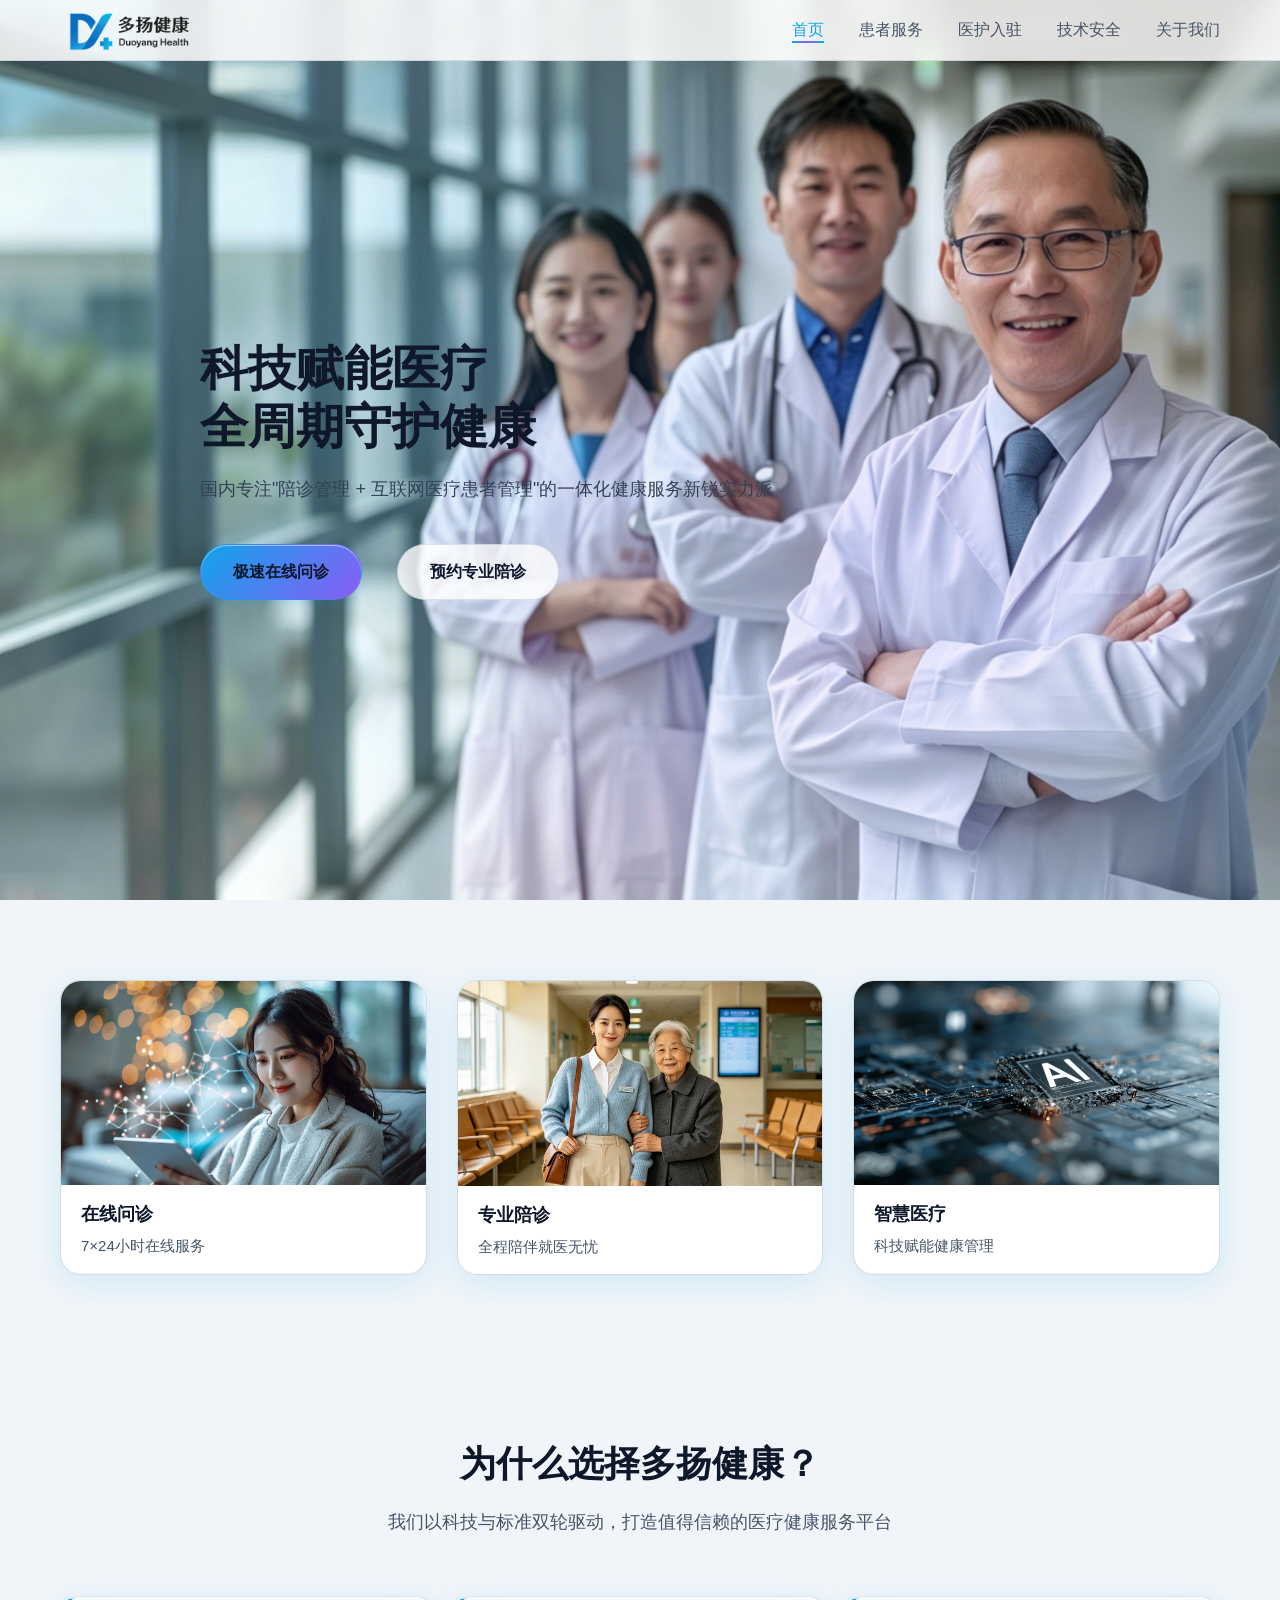
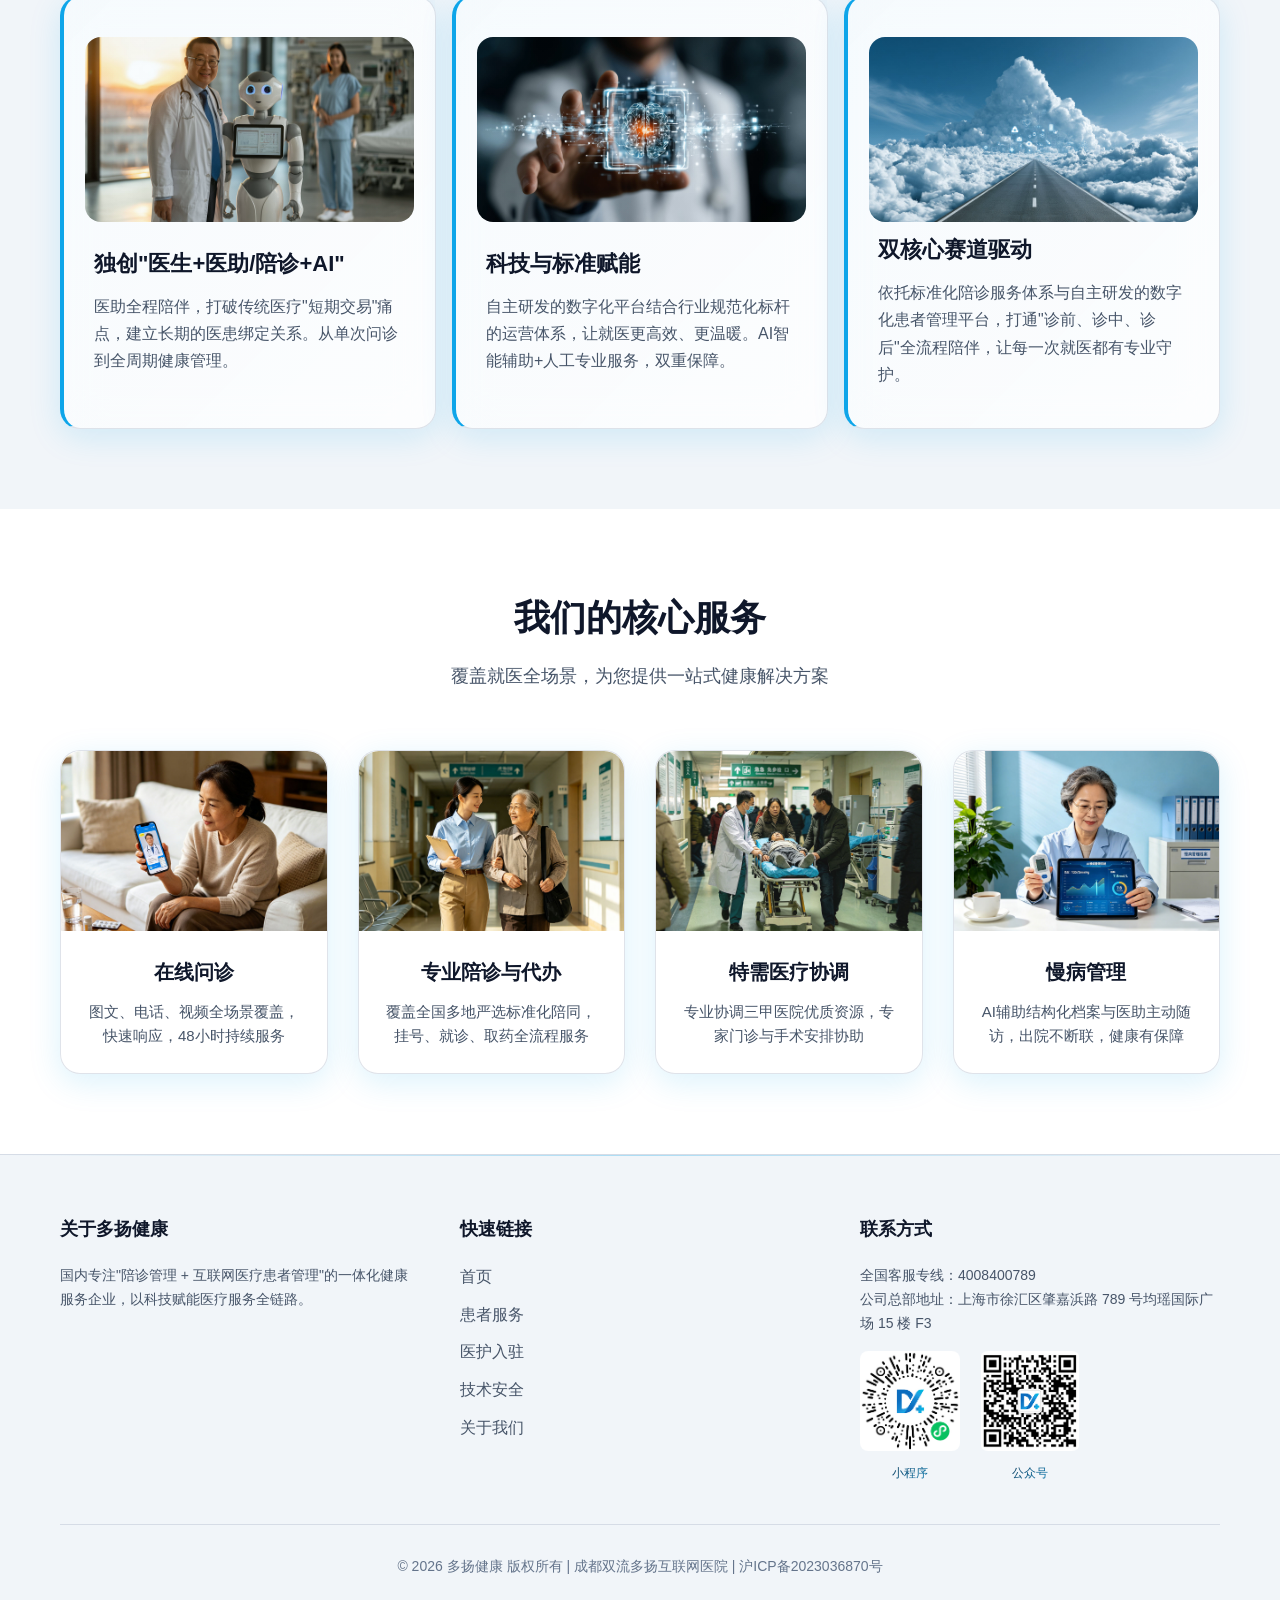
<file: index.html>
<!DOCTYPE html>
<html lang="zh-CN">
<head>
    <meta charset="UTF-8">
    <meta name="viewport" content="width=device-width, initial-scale=1.0">
    <title>多扬健康 - 科技赋能医疗，全周期守护健康</title>
    <link rel="stylesheet" href="css/style.css">
</head>
<body>
    <!-- 导航栏 -->
    <nav class="navbar">
        <div class="nav-container">
            <a href="index.html" class="logo" style="display: flex; align-items: center; gap: 10px;">
                <img src="images/LOGO.png" alt="多扬健康" style="height: 60px; width: 140px; object-fit: contain;">
            </a>
            <ul class="nav-menu">
                <li><a href="index.html" class="active">首页</a></li>
                <li><a href="services.html">患者服务</a></li>
                <li><a href="join.html">医护入驻</a></li>
                <li><a href="tech.html">技术安全</a></li>
                <li><a href="about.html">关于我们</a></li>
            </ul>
            <div class="mobile-toggle">
                <span></span>
                <span></span>
                <span></span>
            </div>
        </div>
    </nav>

    <!-- Hero Banner -->
    <section class="hero hero-with-image" style="justify-content: flex-start; text-align: left; padding-left: 0;">
        <div style="position: relative; z-index: 2; margin-left: 200px; max-width: 650px;" class="hero-content-wrapper">
            <div class="hero-content" style="position: relative; z-index: 3;">
                <h1 style="color: #0f172a; background: none; -webkit-text-fill-color: #0f172a;">科技赋能医疗<br>全周期守护健康</h1>
                <p class="subtitle" style="color: #334155; font-size: 18px;">国内专注"陪诊管理 + 互联网医疗患者管理"的一体化健康服务新锐实力派</p>
                <div class="cta-buttons" style="justify-content: flex-start; margin-top: 30px; position: relative;">
                    <div style="position: relative; display: inline-block;">
                        <a href="javascript:void(0);" id="btn-online-consultation" class="btn btn-primary" style="background: linear-gradient(135deg, #0ea5e9 0%, #8b5cf6 100%); color: #0f172a; border-color: transparent; font-weight: 700; transition: transform 0.3s ease;">极速在线问诊</a>
                        <div id="qrcode-popup" class="popup-content">
                            <img src="images/duoyangapp.png" alt="小程序二维码" style="width: 150px; height: 150px; object-fit: contain; border-radius: 10px; margin-bottom: 8px;">
                            <p style="font-size: 12px; color: #475569; margin: 0;">扫码进入小程序</p>
                        </div>
                    </div>
                    <div style="position: relative; display: inline-block; margin-left: 15px;">
                        <a href="javascript:void(0);" id="btn-accompanying" class="btn btn-secondary" style="transition: transform 0.3s ease;">预约专业陪诊</a>
                        <div id="phone-popup" class="popup-content">
                            <p style="font-size: 24px; font-weight: 700; color: #0f172a; margin: 0 0 8px 0; white-space: nowrap;">400-840-0789</p>
                            <p style="font-size: 13px; color: #64748b; margin: 0;">全国客服专线</p>
                        </div>
                    </div>
                </div>
            </div>
        </div>
    </section>

    <!-- 品牌展示区 -->
    <section class="section bg-light">
        <div class="container">
            <div style="display: grid; grid-template-columns: repeat(3, 1fr); gap: 30px;" class="fade-in brand-carousel">
                <div class="brand-card" style="border-radius: 20px; overflow: visible; border: 1px solid rgba(148, 163, 184, 0.3); box-shadow: 0 8px 32px 0 rgba(14, 165, 233, 0.15);">
                    <img src="images/Online-consultation.jpg" alt="在线问诊服务" style="width: 100%; height: auto; object-fit: cover; border-radius: 20px 20px 0 0; display: block;">
                    <div style="padding: 15px 20px; background: white; border-radius: 0 0 20px 20px;">
                        <h4 style="font-size: 18px; color: #0f172a !important; margin-bottom: 5px; font-weight: 600;">在线问诊</h4>
                        <p style="font-size: 15px; color: var(--text-gray) !important;">7×24小时在线服务</p>
                    </div>
                </div>
                <div class="brand-card" style="border-radius: 20px; overflow: visible; border: 1px solid rgba(148, 163, 184, 0.3); box-shadow: 0 8px 32px 0 rgba(14, 165, 233, 0.15);">
                    <img src="images/accompanying-consultation2.jpg" alt="专业陪诊服务" style="width: 100%; height: auto; object-fit: cover; border-radius: 20px 20px 0 0; display: block;">
                    <div style="padding: 15px 20px; background: white; border-radius: 0 0 20px 20px;">
                        <h4 style="font-size: 18px; color: #0f172a !important; margin-bottom: 5px; font-weight: 600;">专业陪诊</h4>
                        <p style="font-size: 15px; color: var(--text-gray) !important;">全程陪伴就医无忧</p>
                    </div>
                </div>
                <div class="brand-card" style="border-radius: 20px; overflow: visible; border: 1px solid rgba(148, 163, 184, 0.3); box-shadow: 0 8px 32px 0 rgba(14, 165, 233, 0.15);">
                    <img src="images/AI.jpg" alt="AI智能管理" style="width: 100%; height: auto; object-fit: cover; border-radius: 20px 20px 0 0; display: block;">
                    <div style="padding: 15px 20px; background: white; border-radius: 0 0 20px 20px;">
                        <h4 style="font-size: 18px; color: #0f172a !important; margin-bottom: 5px; font-weight: 600;">智慧医疗</h4>
                        <p style="font-size: 15px; color: var(--text-gray) !important;">科技赋能健康管理</p>
                    </div>
                </div>
            </div>
        </div>
    </section>

    <!-- 核心优势展示区 -->
    <section class="section bg-light">
        <div class="container">
            <div class="section-title fade-in">
                <h2>为什么选择多扬健康？</h2>
                <p>我们以科技与标准双轮驱动，打造值得信赖的医疗健康服务平台</p>
            </div>

            <div class="advantages-grid" style="gap: 16px;">
                <div class="advantage-card fade-in" style="display: grid; grid-template-columns: 1fr; gap: 10px;">
                    <img src="images/doctor+ai+ad.jpg" alt="医患连接" style="width: 106%; height: auto; object-fit: cover; border-radius: 16px; display: block; margin-left: -3%;">
                    <div>
                        <h3 style="font-size: 22px;">独创"医生+医助/陪诊+AI"</h3>
                        <p>医助全程陪伴，打破传统医疗"短期交易"痛点，建立长期的医患绑定关系。从单次问诊到全周期健康管理。</p>
                    </div>
                </div>

                <div class="advantage-card fade-in" style="display: grid; grid-template-columns: 1fr; gap: 10px;">
                    <img src="images/indextech.jpg" alt="科技赋能" style="width: 106%; height: auto; object-fit: cover; border-radius: 16px; display: block; margin-left: -3%;">
                    <div>
                        <h3 style="font-size: 22px;">科技与标准赋能</h3>
                        <p>自主研发的数字化平台结合行业规范化标杆的运营体系，让就医更高效、更温暖。AI智能辅助+人工专业服务，双重保障。</p>
                    </div>
                </div>

                <div class="advantage-card fade-in" style="display: grid; grid-template-columns: 1fr; gap: 10px;">
                    <img src="images/Dual-runway.jpg" alt="双赛道驱动" style="width: 106%; height: auto; object-fit: cover; border-radius: 16px; display: block; margin-left: -3%;">
                    <div>
                        <h3 style="font-size: 22px;">双核心赛道驱动</h3>
                        <p>依托标准化陪诊服务体系与自主研发的数字化患者管理平台，打通"诊前、诊中、诊后"全流程陪伴，让每一次就医都有专业守护。</p>
                    </div>
                </div>
            </div>
        </div>
    </section>

    <!-- 服务概览区 -->
    <section class="section">
        <div class="container">
            <div class="section-title fade-in">
                <h2>我们的核心服务</h2>
                <p>覆盖就医全场景，为您提供一站式健康解决方案</p>
            </div>

            <div class="services-grid">
                <a href="services.html#online-consultation" class="service-card fade-in" style="padding: 0;">
                    <div style="overflow: hidden; border-radius: 20px 20px 0 0;">
                        <img src="images/online.jpg" alt="在线问诊" style="width: 100%; height: 180px; object-fit: cover; display: block;">
                    </div>
                    <div style="padding: 25px;">
                        <h3>在线问诊</h3>
                        <p>图文、电话、视频全场景覆盖，快速响应，48小时持续服务</p>
                    </div>
                </a>

                <a href="services.html#accompanying-service" class="service-card fade-in" style="padding: 0;">
                    <div style="overflow: hidden; border-radius: 20px 20px 0 0;">
                        <img src="images/ad.jpg" alt="专业陪诊" style="width: 100%; height: 180px; object-fit: cover; display: block;">
                    </div>
                    <div style="padding: 25px;">
                        <h3>专业陪诊与代办</h3>
                        <p>覆盖全国多地严选标准化陪同，挂号、就诊、取药全流程服务</p>
                    </div>
                </a>

                <a href="services.html#special-coordination" class="service-card fade-in" style="padding: 0;">
                    <div style="overflow: hidden; border-radius: 20px 20px 0 0;">
                        <img src="images/green-channel.jpg" alt="特需医疗协调" style="width: 100%; height: 180px; object-fit: cover; display: block;">
                    </div>
                    <div style="padding: 25px;">
                        <h3>特需医疗协调</h3>
                        <p>专业协调三甲医院优质资源，专家门诊与手术安排协助</p>
                    </div>
                </a>

                <a href="services.html#chronic-disease-management" class="service-card fade-in" style="padding: 0;">
                    <div style="overflow: hidden; border-radius: 20px 20px 0 0;">
                        <img src="images/chronic-disease-management.jpg" alt="慢病管理" style="width: 100%; height: 180px; object-fit: cover; display: block;">
                    </div>
                    <div style="padding: 25px;">
                        <h3>慢病管理</h3>
                        <p>AI辅助结构化档案与医助主动随访，出院不断联，健康有保障</p>
                    </div>
                </a>
            </div>
        </div>
    </section>

    <!-- Footer -->
    <footer class="footer">
        <div class="container">
            <div class="footer-grid">
                <div class="footer-section">
                    <h4>关于多扬健康</h4>
                    <p>国内专注"陪诊管理 + 互联网医疗患者管理"的一体化健康服务企业，以科技赋能医疗服务全链路。</p>
                </div>
                <div class="footer-section">
                    <h4>快速链接</h4>
                    <ul>
                        <li><a href="index.html">首页</a></li>
                        <li><a href="services.html">患者服务</a></li>
                        <li><a href="join.html">医护入驻</a></li>
                        <li><a href="tech.html">技术安全</a></li>
                        <li><a href="about.html">关于我们</a></li>
                    </ul>
                </div>
                <div class="footer-section">
                    <h4>联系方式</h4>
                    <p>全国客服专线：4008400789</p>
                    <p>公司总部地址：上海市徐汇区肇嘉浜路 789 号均瑶国际广场 15 楼 F3</p>
                    <div style="display: flex; gap: 20px; margin-top: 15px;">
                        <div style="text-align: center;">
                            <img src="images/duoyangapp.png" alt="小程序" style="width: 100px; height: 100px; object-fit: contain; border-radius: 8px; margin-bottom: 5px;">
                            <p style="font-size: 12px; background: linear-gradient(135deg, #0f172a 0%, #0ea5e9 100%); -webkit-background-clip: text; -webkit-text-fill-color: transparent; background-clip: text;">小程序</p>
                        </div>
                        <div style="text-align: center;">
                            <img src="images/official-account.png" alt="公众号" style="width: 100px; height: 100px; object-fit: contain; border-radius: 8px; margin-bottom: 5px;">
                            <p style="font-size: 12px; background: linear-gradient(135deg, #0f172a 0%, #0ea5e9 100%); -webkit-background-clip: text; -webkit-text-fill-color: transparent; background-clip: text;">公众号</p>
                        </div>
                    </div>
                </div>
            </div>
            <div class="footer-bottom">
                <p>&copy; 2026 多扬健康 版权所有 | 成都双流多扬互联网医院 | 沪ICP备2023036870号</p>
            </div>
        </div>
    </footer>

    <script src="js/main.js"></script>
</body>
</html>
</file>
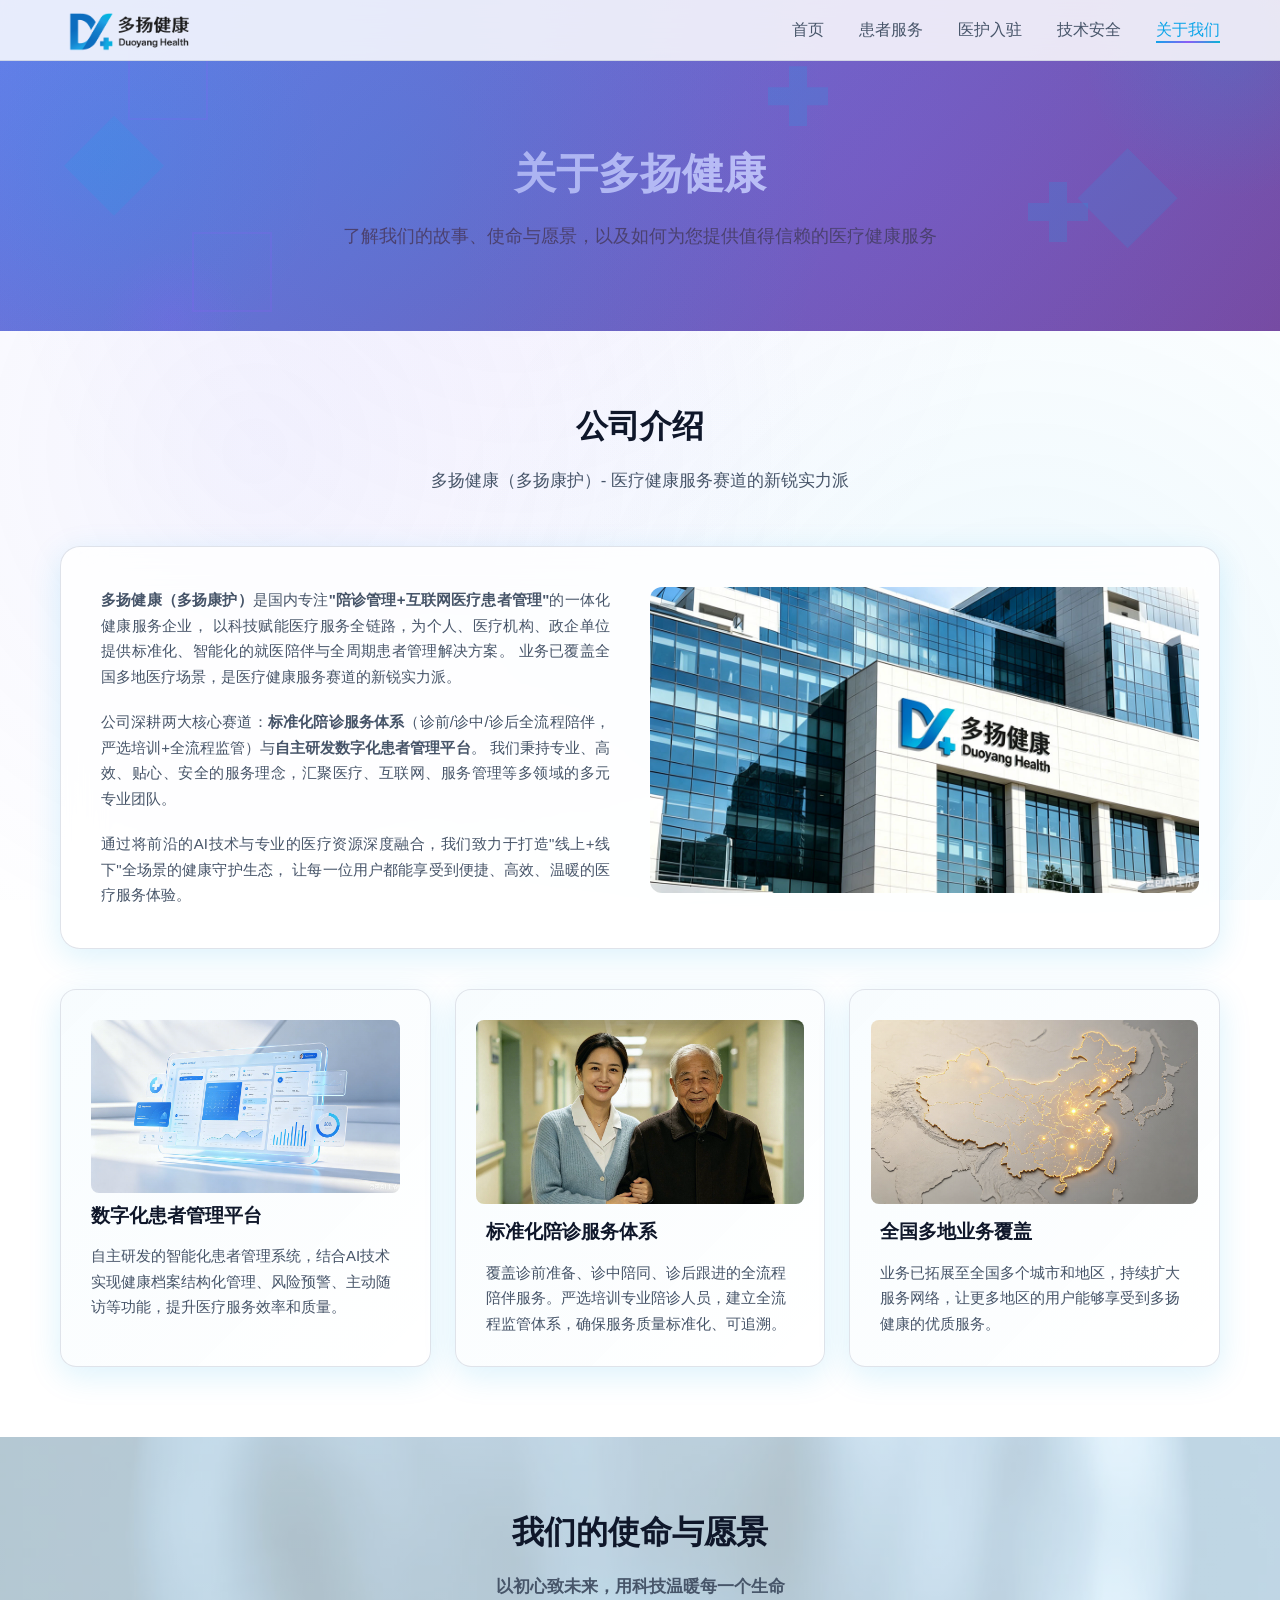
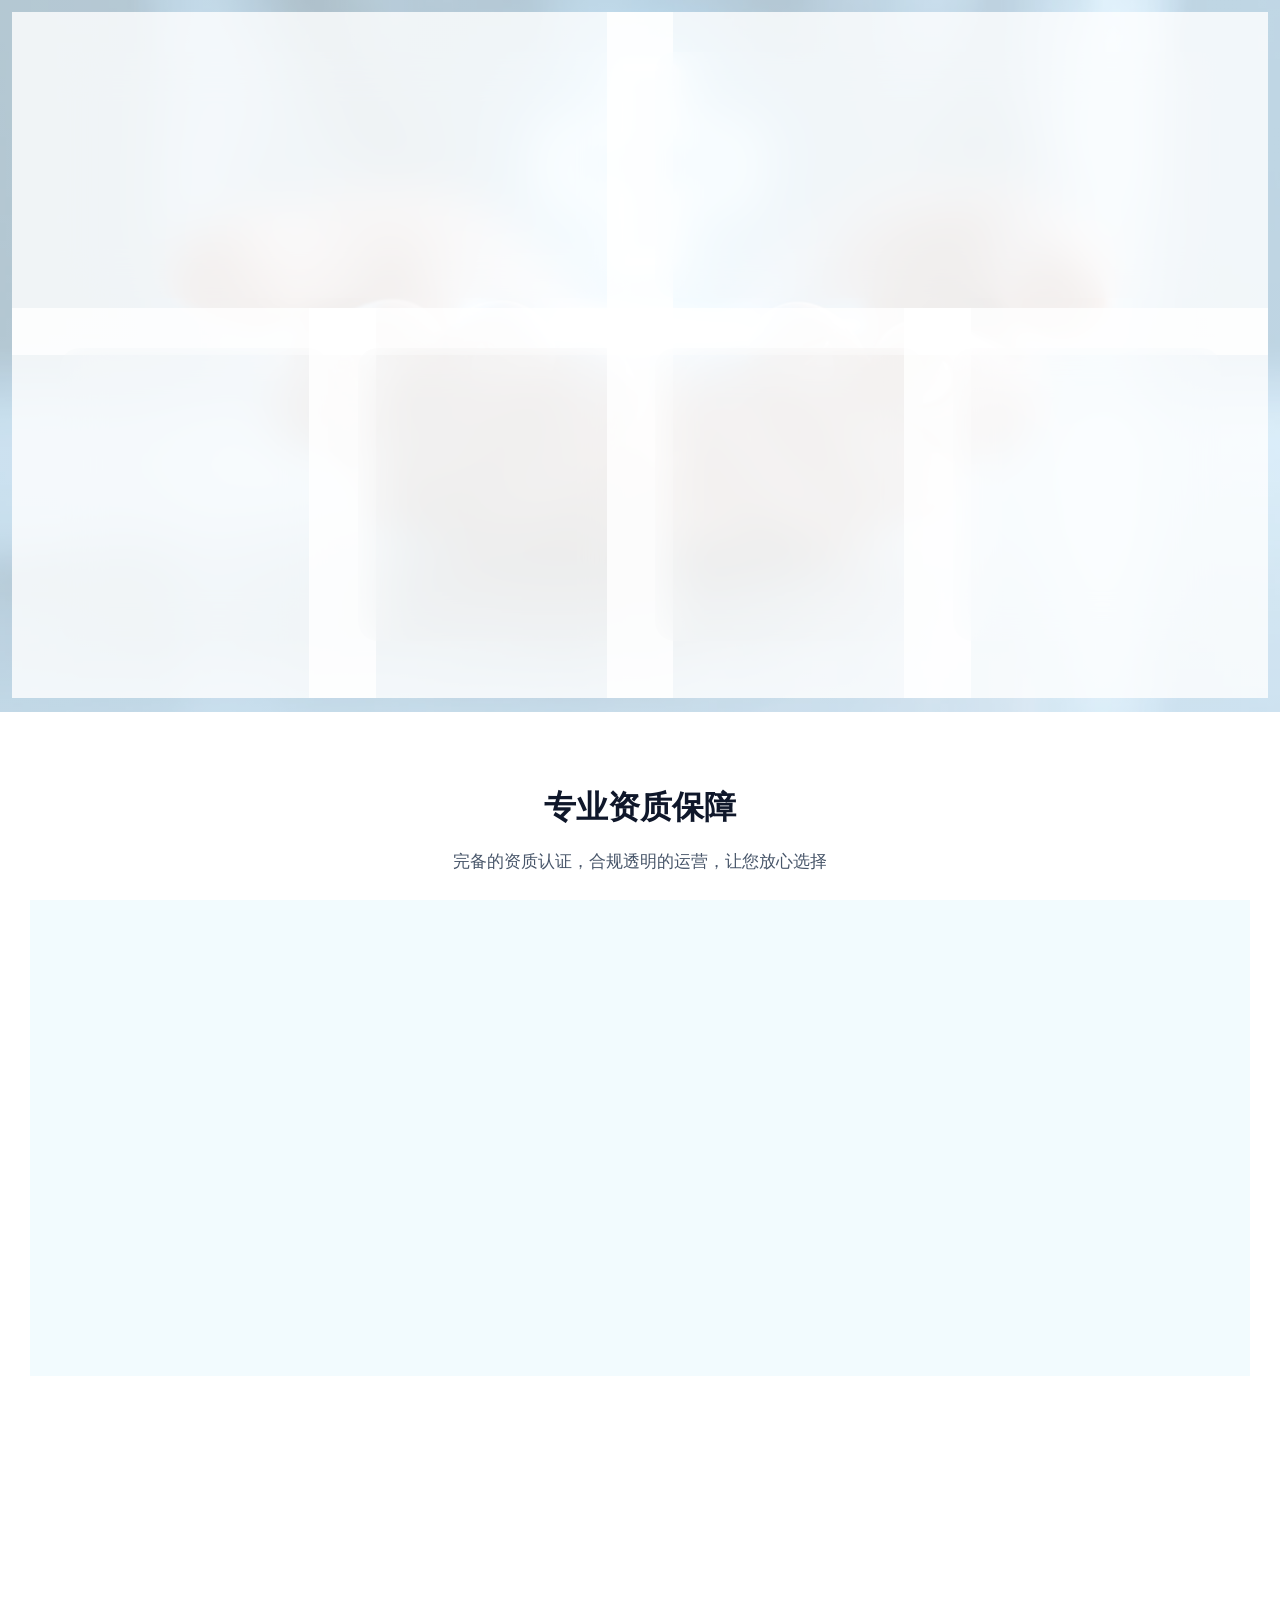
<file: about.html>
<!DOCTYPE html>
<html lang="zh-CN">
<head>
    <meta charset="UTF-8">
    <meta name="viewport" content="width=device-width, initial-scale=1.0">
    <title>关于我们 - 多扬健康</title>
    <link rel="stylesheet" href="css/style.css">
</head>
<body>
    <!-- 导航栏 -->
    <nav class="navbar">
        <div class="nav-container">
            <a href="index.html" class="logo" style="display: flex; align-items: center; gap: 10px;">
                <img src="images/LOGO.png" alt="多扬健康" style="height: 60px; width: 140px; object-fit: contain;">
            </a>
            <ul class="nav-menu">
                <li><a href="index.html">首页</a></li>
                <li><a href="services.html">患者服务</a></li>
                <li><a href="join.html">医护入驻</a></li>
                <li><a href="tech.html">技术安全</a></li>
                <li><a href="about.html" class="active">关于我们</a></li>
            </ul>
            <div class="mobile-toggle">
                <span></span>
                <span></span>
                <span></span>
            </div>
        </div>
    </nav>

    <!-- 页面Banner -->
    <section class="page-banner" style="background: linear-gradient(135deg, #667eea 0%, #764ba2 100%);">
        <!-- 浮动几何图形 - 方块、十字、菱形 -->
        <div class="banner-float-square" style="top: 12%; left: 10%;"></div>
        <div class="banner-float-diamond" style="top: 35%; left: 5%; animation-delay: -4s;"></div>
        <div class="banner-float-circle-1" style="top: 75%; left: 8%;"></div>
        <div class="banner-float-cross" style="top: 55%; right: 15%;"></div>
        <div class="banner-float-diamond" style="bottom: 25%; right: 8%; animation-delay: -3s;"></div>
        <div class="banner-float-square" style="top: 70%; left: 15%; animation-delay: -6s;"></div>
        <div class="banner-float-cross" style="top: 20%; left: 60%; animation-delay: -2s;"></div>

        <!-- 脉冲光晕 -->
        <div class="banner-pulse-1"></div>

        <!-- 内容 -->
        <h1 style="background: linear-gradient(90deg, #8b9de8 0%, #dad3ff 100%); -webkit-background-clip: text; -webkit-text-fill-color: transparent; background-clip: text;">关于多扬健康</h1>
        <p style="color: #4b4170;">了解我们的故事、使命与愿景，以及如何为您提供值得信赖的医疗健康服务</p>
    </section>

    <!-- 公司介绍 -->
    <section class="content-block">
        <div class="container">
            <div class="block-header fade-in">
                <h2>公司介绍</h2>
                <p>多扬健康（多扬康护）- 医疗健康服务赛道的新锐实力派</p>
            </div>

            <div class="about-intro fade-in" style="display: grid; grid-template-columns: 1fr 1fr; gap: 60px; align-items: start; color: var(--text-gray);">
                <div>
                    <p style="margin-bottom: 20px; text-align: justify; text-justify: inter-character;">
                        <strong>多扬健康（多扬康护）</strong>是国内专注<strong>"陪诊管理+互联网医疗患者管理"</strong>的一体化健康服务企业，
                        以科技赋能医疗服务全链路，为个人、医疗机构、政企单位提供标准化、智能化的就医陪伴与全周期患者管理解决方案。
                        业务已覆盖全国多地医疗场景，是医疗健康服务赛道的新锐实力派。
                    </p>
                    <p style="margin-bottom: 20px; text-align: justify; text-justify: inter-character;">
                        公司深耕两大核心赛道：<strong>标准化陪诊服务体系</strong>（诊前/诊中/诊后全流程陪伴，
                        严选培训+全流程监管）与<strong>自主研发数字化患者管理平台</strong>。
                        我们秉持专业、高效、贴心、安全的服务理念，汇聚医疗、互联网、服务管理等多领域的多元专业团队。
                    </p>
                    <p style="text-align: justify; text-justify: inter-character;">
                        通过将前沿的AI技术与专业的医疗资源深度融合，我们致力于打造"线上+线下"全场景的健康守护生态，
                        让每一位用户都能享受到便捷、高效、温暖的医疗服务体验。
                    </p>
                </div>
                <img src="images/duoyangcompany.jpg" alt="多扬健康企业总部" style="width: 108%; height: auto; border-radius: 12px; object-fit: cover; margin-left: -4%; margin-bottom: 8px;">
            </div>

            <!-- 核心业务板块 -->
            <div class="feature-list fade-in feature-carousel" style="margin-top: 32px; display: grid; grid-template-columns: repeat(3, 1fr); gap: 24px;">
                <div class="feature-item">
                    <img src="images/digital-platform.jpg" alt="数字化平台" style="width: 100%; height: auto; border-radius: 8px; object-fit: cover;">
                    <h3>数字化患者管理平台</h3>
                    <p>自主研发的智能化患者管理系统，结合AI技术实现健康档案结构化管理、风险预警、主动随访等功能，提升医疗服务效率和质量。</p>
                </div>

                <div class="feature-item">
                    <img src="images/accompanying-consultation.jpg" alt="陪诊服务" style="width: 106%; height: auto; border-radius: 8px; object-fit: cover; margin-left: -3%; margin-bottom: 6px;">
                    <h3>标准化陪诊服务体系</h3>
                    <p>覆盖诊前准备、诊中陪同、诊后跟进的全流程陪伴服务。严选培训专业陪诊人员，建立全流程监管体系，确保服务质量标准化、可追溯。</p>
                </div>

                <div class="feature-item">
                    <img src="images/map.jpg" alt="全国覆盖" style="width: 106%; height: auto; border-radius: 8px; object-fit: cover; margin-left: -3%; margin-bottom: 6px;">
                    <h3>全国多地业务覆盖</h3>
                    <p>业务已拓展至全国多个城市和地区，持续扩大服务网络，让更多地区的用户能够享受到多扬健康的优质服务。</p>
                </div>
            </div>
        </div>
    </section>

    <!-- 使命与愿景 -->
    <section class="content-block bg-light" style="background: linear-gradient(rgba(255, 255, 255, 0.55), rgba(255, 255, 255, 0.55)), url('images/Mission-and-Vision.jpg') center/cover no-repeat;">
        <div class="container">
            <div class="block-header fade-in">
                <h2>我们的使命与愿景</h2>
                <p style="font-weight: 600;">以初心致未来，用科技温暖每一个生命</p>
            </div>

            <div class="mission-vision fade-in">
                <div class="mv-card">
                    <h3>使命</h3>
                    <p>让优质医疗资源触手可及，让医疗服务不再冰冷。我们致力于将前沿的AI技术与专业的医疗资源深度融合，为您打造"线上+线下"全场景的健康守护生态。</p>
                    <p style="margin-top: 15px; color: var(--primary-color); font-weight: 600;">
                        打破时空限制，连接医患两端，让每一次就医都充满温度。
                    </p>
                </div>

                <div class="mv-card">
                    <h3>愿景</h3>
                    <p>成为每个家庭和患者身边值得信赖的长期健康管家。打破传统就医的时空限制，构建坚实、温暖、有效率的医疗健康服务新生态。</p>
                    <p style="margin-top: 15px; color: var(--primary-color); font-weight: 600;">
                        从单次问诊到全周期守护，做您身边最可靠的健康伙伴。
                    </p>
                </div>
            </div>

            <!-- 服务理念 -->
            <div class="services-grid fade-in" style="margin-top: 50px;">
                <div class="service-card" style="padding: 0;">
                    <div style="overflow: hidden; border-radius: 20px 20px 0 0;">
                        <img src="images/professional.jpg" alt="专业" style="width: 100%; height: auto; object-fit: cover; display: block;">
                    </div>
                    <div style="padding: 25px;">
                        <h3>专业</h3>
                        <p>汇聚医疗领域专业人才，提供高品质的医疗服务</p>
                    </div>
                </div>

                <div class="service-card" style="padding: 0;">
                    <div style="overflow: hidden; border-radius: 20px 20px 0 0;">
                        <img src="images/fast2.jpg" alt="高效" style="width: 100%; height: auto; object-fit: cover; display: block;">
                    </div>
                    <div style="padding: 25px;">
                        <h3>高效</h3>
                        <p>科技赋能流程优化，让就医更加便捷高效</p>
                    </div>
                </div>

                <div class="service-card" style="padding: 0;">
                    <div style="overflow: hidden; border-radius: 20px 20px 0 0;">
                        <img src="images/heartwarming.jpg" alt="贴心" style="width: 100%; height: auto; object-fit: cover; display: block;">
                    </div>
                    <div style="padding: 25px;">
                        <h3>贴心</h3>
                        <p>以人为本的服务理念，关注每一位患者的需求</p>
                    </div>
                </div>

                <div class="service-card" style="padding: 0;">
                    <div style="overflow: hidden; border-radius: 20px 20px 0 0;">
                        <img src="images/safe2.jpg" alt="安全" style="width: 100%; height: auto; object-fit: cover; display: block;">
                    </div>
                    <div style="padding: 25px;">
                        <h3>安全</h3>
                        <p>金融级数据安全保障，让您安心享受服务</p>
                    </div>
                </div>
            </div>
        </div>
    </section>

    <!-- 专业资质保障 -->
    <section class="content-block">
        <div class="container">
            <div class="block-header fade-in">
                <h2>专业资质保障</h2>
                <p>完备的资质认证，合规透明的运营，让您放心选择</p>
            </div>

            <div class="qualifications fade-in" style="display: grid; grid-template-columns: 1fr 1fr; gap: 40px; align-items: center; color: var(--text-gray);">
                <div style="overflow: hidden; border-radius: 16px;">
                    <img src="images/qualification4.jpg" alt="企业资质与合规保障" style="width: 100%; height: auto; object-fit: cover; border-radius: 16px; display: block;">
                </div>
                <div>
                    <h3>企业资质与合规保障</h3>
                    <p>我们所有在线处方流转、多点执业及数据处理均严格遵循国家《互联网诊疗管理办法》及《个人信息保护法》，资质完备，合规透明。多扬健康始终坚持合法合规经营，将用户权益和数据安全放在首位，为每一位用户提供可信赖的医疗服务保障。</p>
                </div>
            </div>
        </div>
    </section>

    <!-- 联系我们 -->
    <!-- Footer -->
    <footer class="footer">
        <div class="container">
            <div class="footer-grid">
                <div class="footer-section">
                    <h4>关于多扬健康</h4>
                    <p>国内专注"陪诊管理 + 互联网医疗患者管理"的一体化健康服务企业，以科技赋能医疗服务全链路。</p>
                </div>
                <div class="footer-section">
                    <h4>快速链接</h4>
                    <ul>
                        <li><a href="index.html">首页</a></li>
                        <li><a href="services.html">患者服务</a></li>
                        <li><a href="join.html">医护入驻</a></li>
                        <li><a href="tech.html">技术安全</a></li>
                        <li><a href="about.html">关于我们</a></li>
                    </ul>
                </div>
                <div class="footer-section">
                    <h4>联系方式</h4>
                    <p>全国客服专线：4008400789</p>
                    <p>公司总部地址：上海市徐汇区肇嘉浜路 789 号均瑶国际广场 15 楼 F3</p>
                    <div style="display: flex; gap: 20px; margin-top: 15px;">
                        <div style="text-align: center;">
                            <img src="images/duoyangapp.png" alt="小程序" style="width: 100px; height: 100px; object-fit: contain; border-radius: 8px; margin-bottom: 5px;">
                            <p style="font-size: 12px; background: linear-gradient(135deg, #0f172a 0%, #0ea5e9 100%); -webkit-background-clip: text; -webkit-text-fill-color: transparent; background-clip: text;">小程序</p>
                        </div>
                        <div style="text-align: center;">
                            <img src="images/official-account.png" alt="公众号" style="width: 100px; height: 100px; object-fit: contain; border-radius: 8px; margin-bottom: 5px;">
                            <p style="font-size: 12px; background: linear-gradient(135deg, #0f172a 0%, #0ea5e9 100%); -webkit-background-clip: text; -webkit-text-fill-color: transparent; background-clip: text;">公众号</p>
                        </div>
                    </div>
                </div>
            </div>
            <div class="footer-bottom">
                <p>&copy; 2026 多扬健康 版权所有 | 成都双流多扬互联网医院 | 沪ICP备2023036870号</p>
            </div>
        </div>
    </footer>

    <script src="js/main.js"></script>
</body>
</html>
</file>
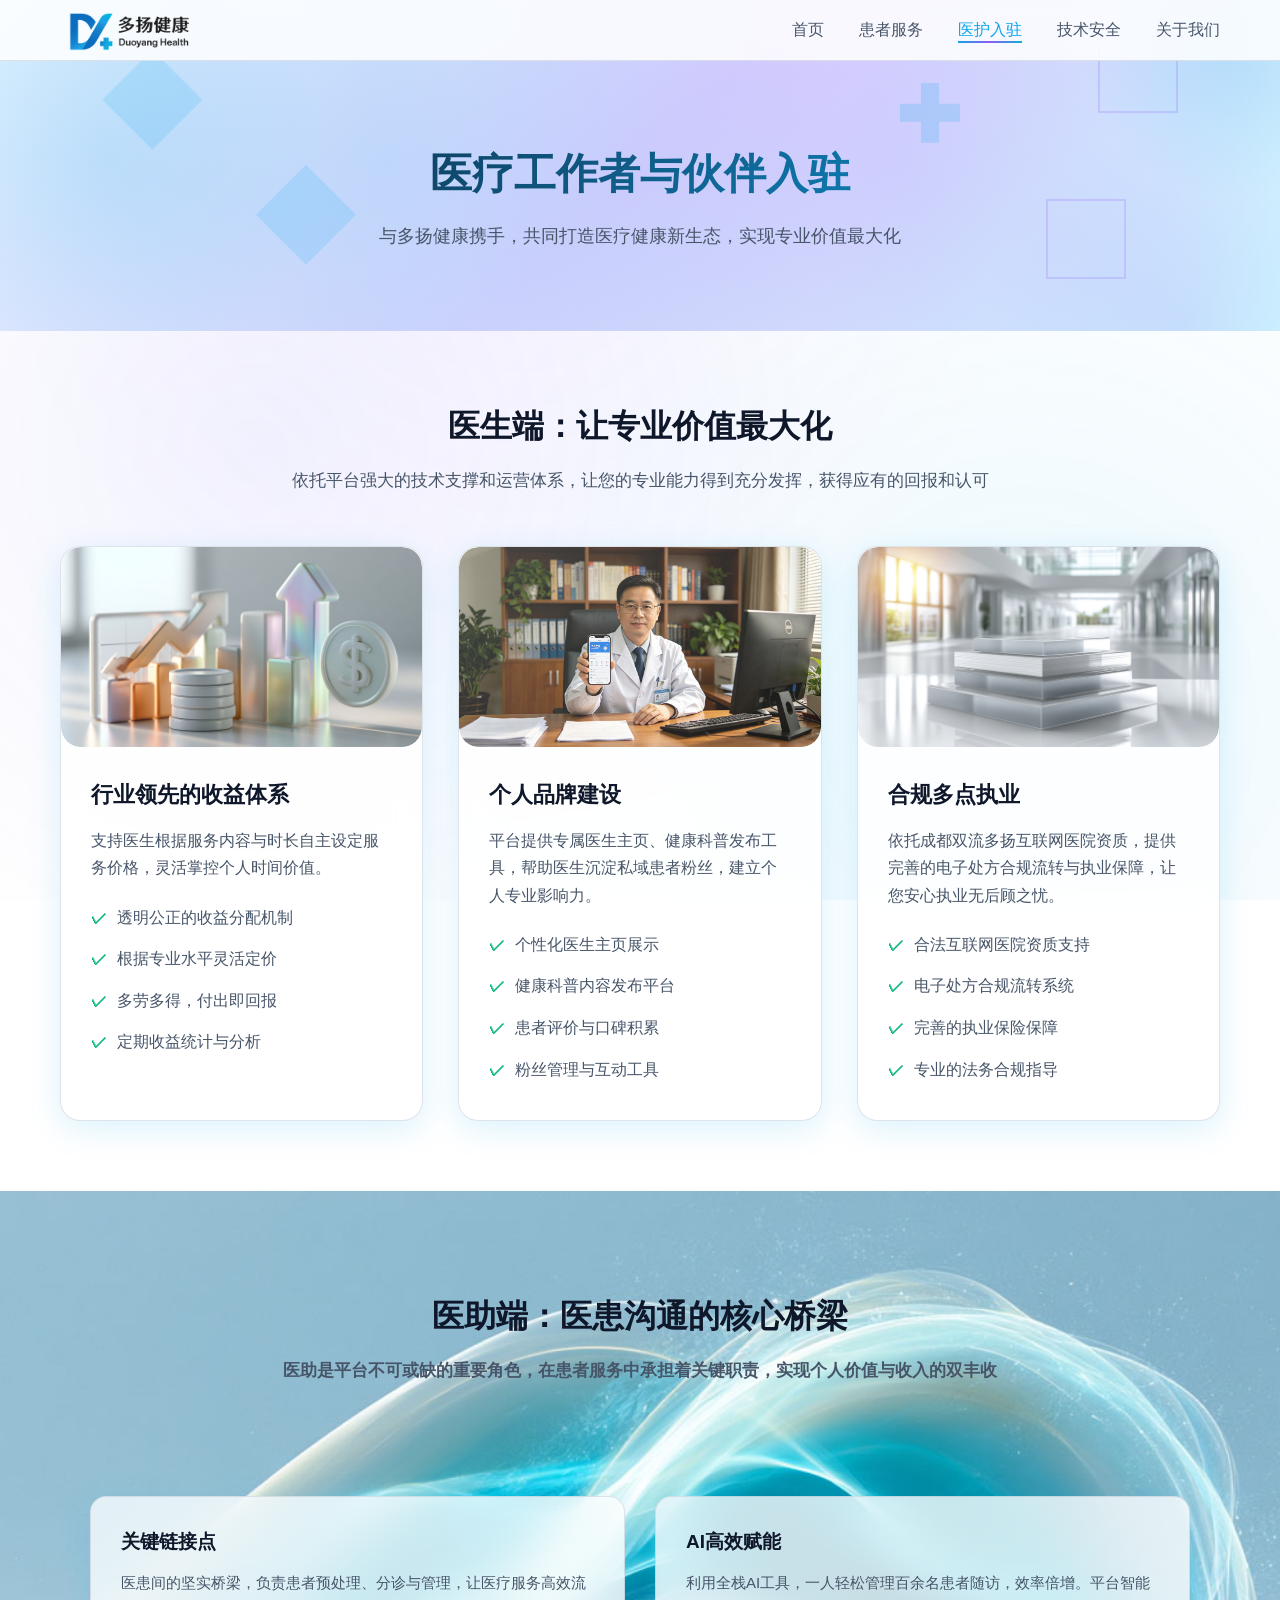
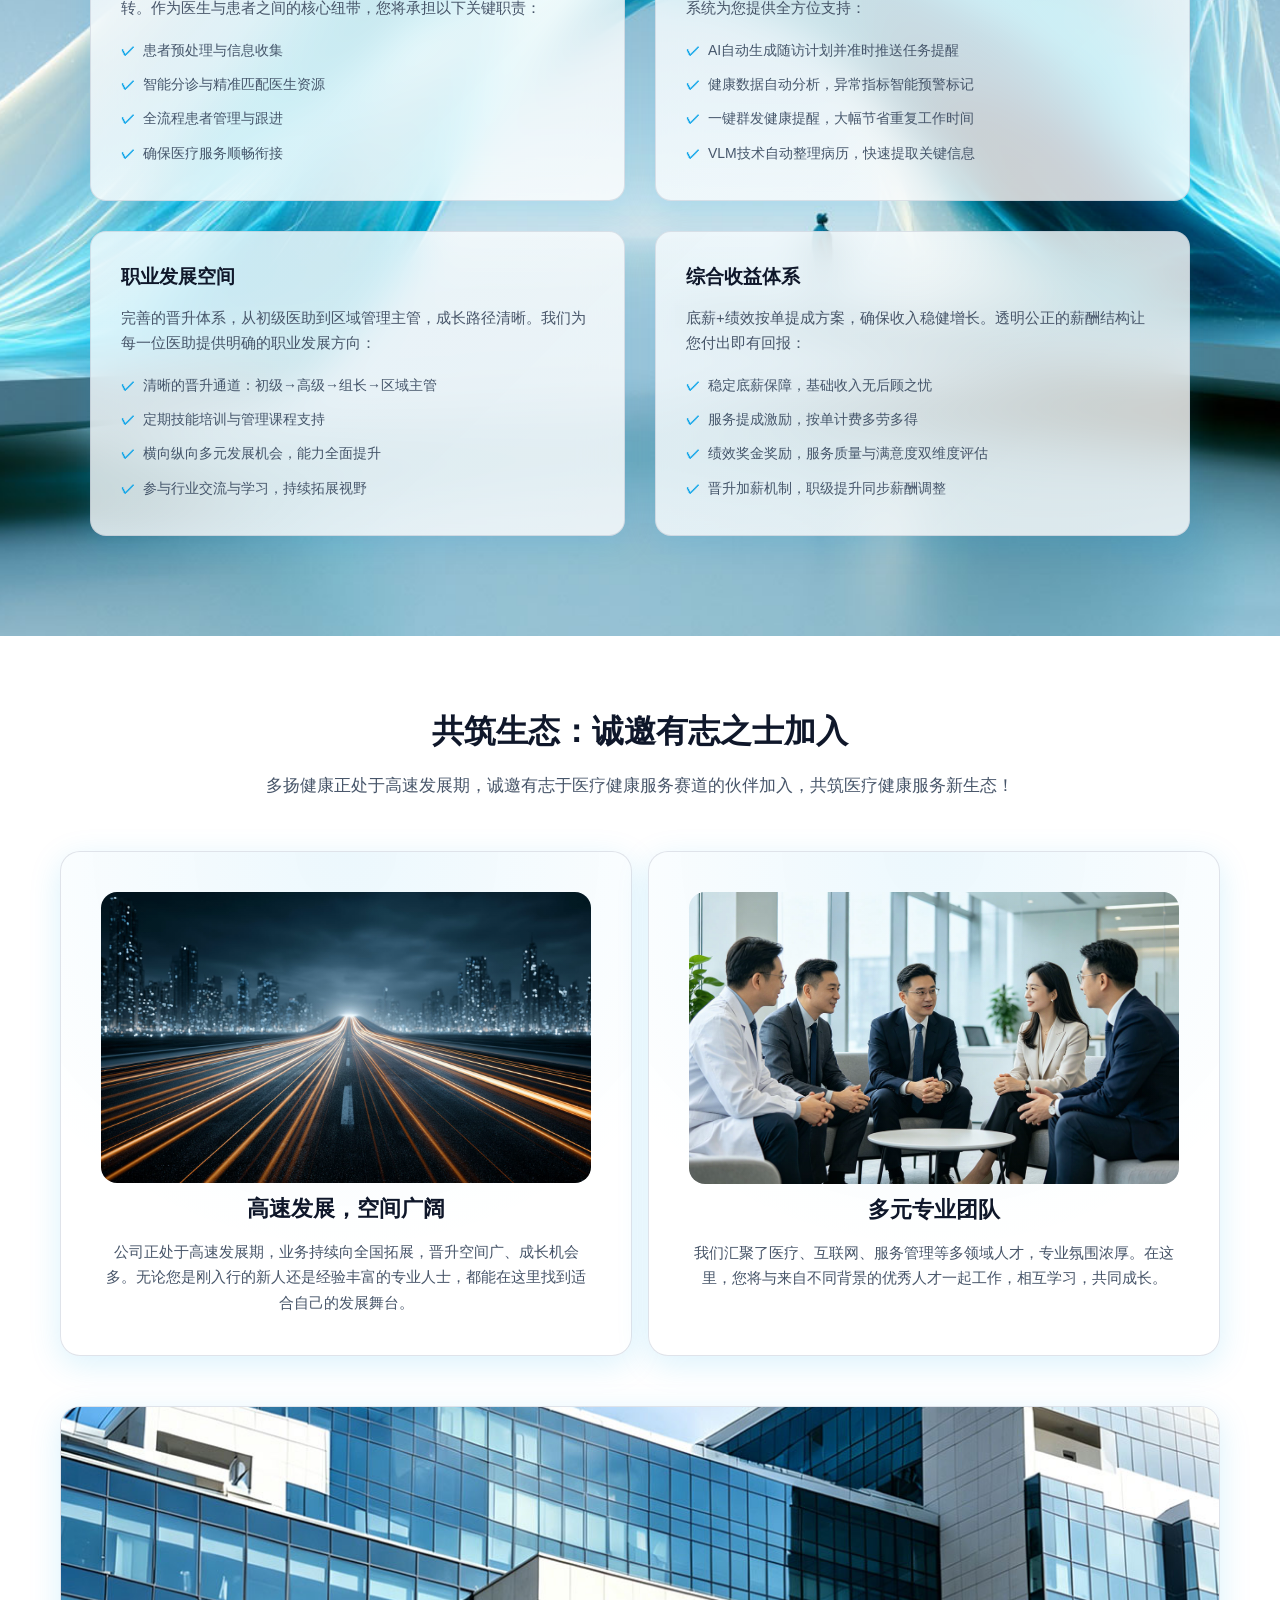
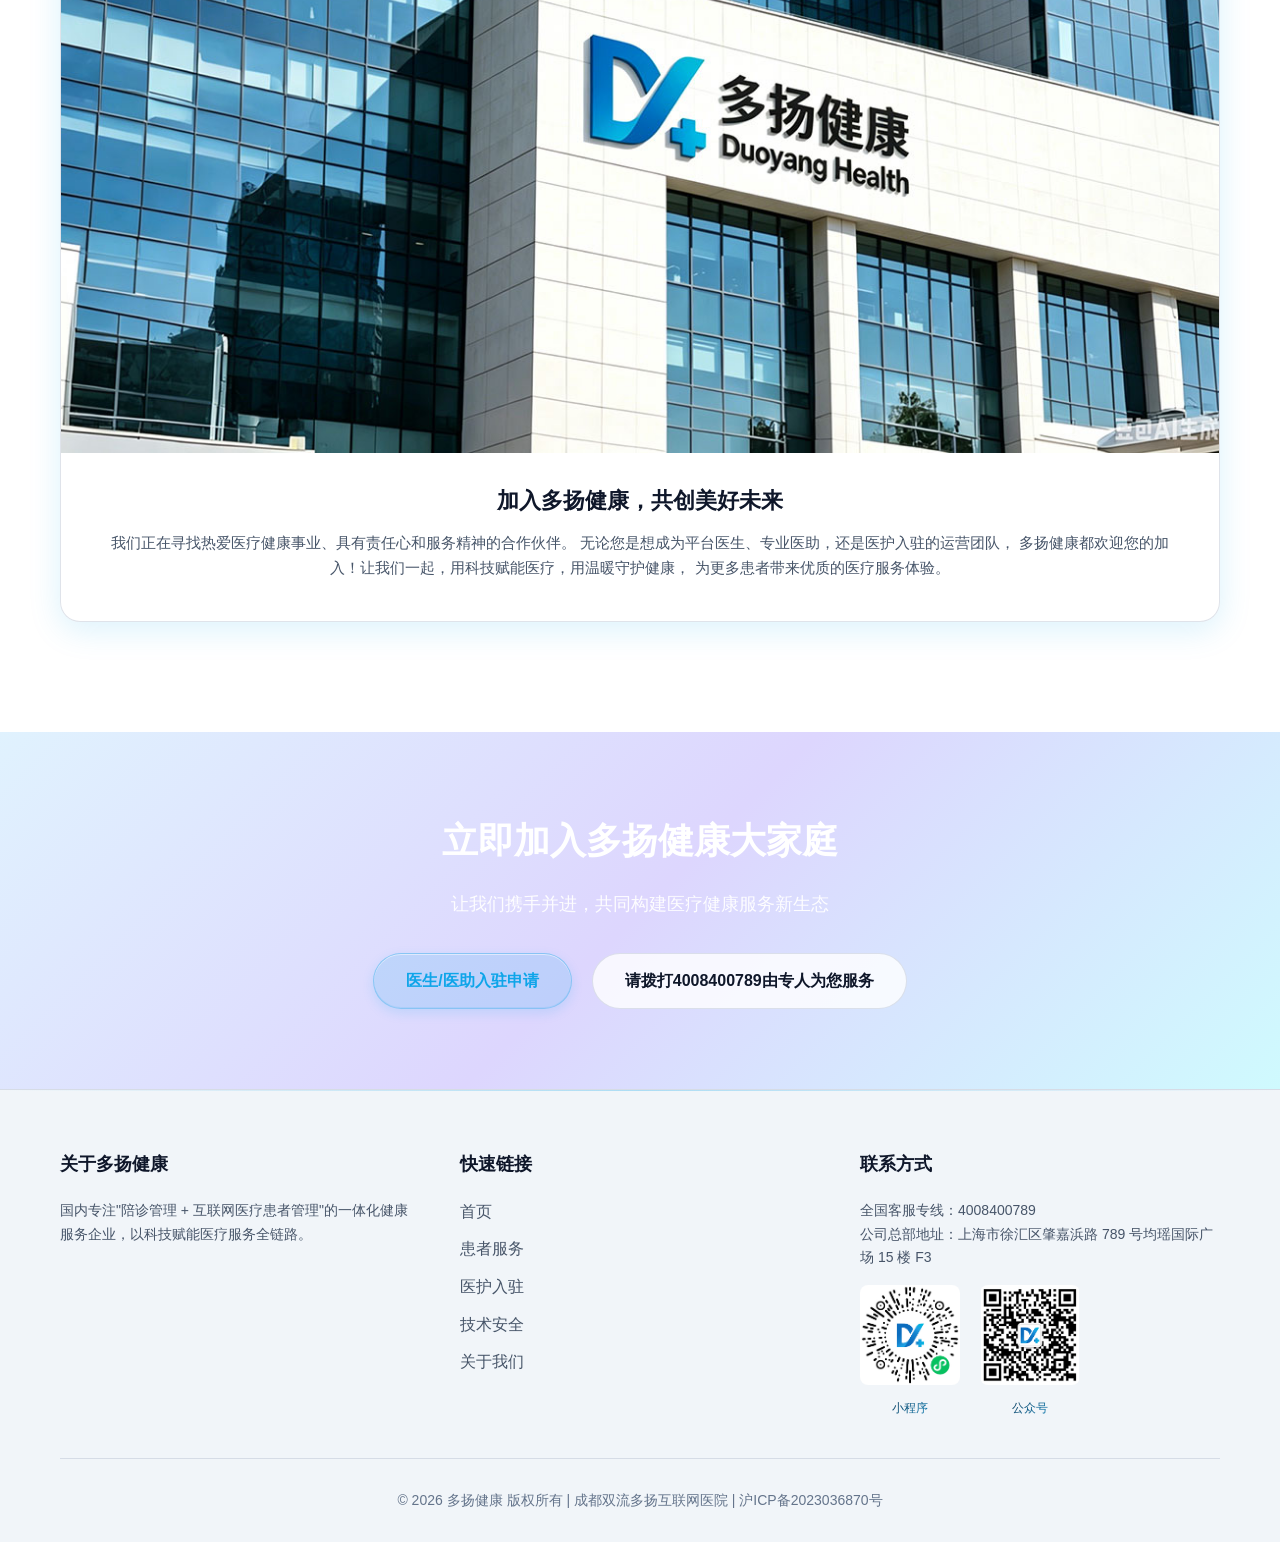
<file: join.html>
<!DOCTYPE html>
<html lang="zh-CN">
<head>
    <meta charset="UTF-8">
    <meta name="viewport" content="width=device-width, initial-scale=1.0">
    <title>医护入驻 - 多扬健康</title>
    <link rel="stylesheet" href="css/style.css">
</head>
<body>
    <!-- 导航栏 -->
    <nav class="navbar">
        <div class="nav-container">
            <a href="index.html" class="logo" style="display: flex; align-items: center; gap: 10px;">
                <img src="images/LOGO.png" alt="多扬健康" style="height: 60px; width: 140px; object-fit: contain;">
            </a>
            <ul class="nav-menu">
                <li><a href="index.html">首页</a></li>
                <li><a href="services.html">患者服务</a></li>
                <li><a href="join.html" class="active">医护入驻</a></li>
                <li><a href="tech.html">技术安全</a></li>
                <li><a href="about.html">关于我们</a></li>
            </ul>
            <div class="mobile-toggle">
                <span></span>
                <span></span>
                <span></span>
            </div>
        </div>
    </nav>

    <!-- 页面Banner -->
    <section class="page-banner">
        <!-- 浮动几何图形 - 菱形、方块、十字 -->
        <div class="banner-float-diamond" style="top: 15%; left: 8%;"></div>
        <div class="banner-float-square" style="top: 60%; right: 12%;"></div>
        <div class="banner-float-cross" style="top: 25%; right: 25%;"></div>
        <div class="banner-float-diamond" style="bottom: 20%; left: 20%; animation-delay: -4s;"></div>
        <div class="banner-float-square" style="top: 10%; right: 8%; animation-delay: -5s;"></div>

        <!-- 脉冲光晕 -->
        <div class="banner-pulse-1"></div>
        <div class="banner-pulse-2"></div>

        <!-- 内容 -->
        <h1>医疗工作者与伙伴入驻</h1>
        <p>与多扬健康携手，共同打造医疗健康新生态，实现专业价值最大化</p>
    </section>

    <!-- 医生端 -->
    <section class="content-block">
        <div class="container">
            <div class="block-header fade-in">
                <h2>医生端：让专业价值最大化</h2>
                <p>依托平台强大的技术支撑和运营体系，让您的专业能力得到充分发挥，获得应有的回报和认可</p>
            </div>

            <div class="detail-cards fade-in">
                <div class="detail-card">
                    <div class="card-image" style="background: none; overflow: hidden; border-radius: 20px;">
                        <img src="images/finance.jpg" alt="收益体系" style="width: 100%; height: 200px; object-fit: cover; border-radius: 20px; display: block;">
                    </div>
                    <div class="card-body">
                        <h3>行业领先的收益体系</h3>
                        <p>支持医生根据服务内容与时长自主设定服务价格，灵活掌控个人时间价值。</p>
                        <ul>
                            <li>透明公正的收益分配机制</li>
                            <li>根据专业水平灵活定价</li>
                            <li>多劳多得，付出即回报</li>
                            <li>定期收益统计与分析</li>
                        </ul>
                    </div>
                </div>

                <div class="detail-card">
                    <div class="card-image" style="background: none; overflow: hidden; border-radius: 20px;">
                        <img src="images/Personal-Homepage.jpg" alt="个人品牌" style="width: 100%; height: 200px; object-fit: cover; border-radius: 20px; display: block;">
                    </div>
                    <div class="card-body">
                        <h3>个人品牌建设</h3>
                        <p>平台提供专属医生主页、健康科普发布工具，帮助医生沉淀私域患者粉丝，建立个人专业影响力。</p>
                        <ul>
                            <li>个性化医生主页展示</li>
                            <li>健康科普内容发布平台</li>
                            <li>患者评价与口碑积累</li>
                            <li>粉丝管理与互动工具</li>
                        </ul>
                    </div>
                </div>

                <div class="detail-card">
                    <div class="card-image" style="background: none; overflow: hidden; border-radius: 20px;">
                        <img src="images/qualification.jpg" alt="合规执业" style="width: 100%; height: 200px; object-fit: cover; border-radius: 20px; display: block;">
                    </div>
                    <div class="card-body">
                        <h3>合规多点执业</h3>
                        <p>依托成都双流多扬互联网医院资质，提供完善的电子处方合规流转与执业保障，让您安心执业无后顾之忧。</p>
                        <ul>
                            <li>合法互联网医院资质支持</li>
                            <li>电子处方合规流转系统</li>
                            <li>完善的执业保险保障</li>
                            <li>专业的法务合规指导</li>
                        </ul>
                    </div>
                </div>
            </div>
        </div>
    </section>

    <!-- 医助端 -->
    <section class="content-block bg-light" style="background-image: url('images/the-bridge.jpg'); background-size: cover; background-position: center; background-repeat: no-repeat; position: relative;">
        <div class="container">
            <div class="block-header fade-in" style="position: relative; z-index: 1; background: rgba(255, 255, 255, 0); padding: 30px; border-radius: 16px;">
                <h2>医助端：医患沟通的核心桥梁</h2>
                <p style="font-weight: 600;">医助是平台不可或缺的重要角色，在患者服务中承担着关键职责，实现个人价值与收入的双丰收</p>
            </div>

            <div class="feature-list feature-carousel fade-in" style="grid-template-columns: repeat(2, 1fr); position: relative; z-index: 1; background: rgba(255, 255, 255, 0); padding: 30px; border-radius: 16px;">
                <div class="feature-item">
                    <h3>关键链接点</h3>
                    <p>医患间的坚实桥梁，负责患者预处理、分诊与管理，让医疗服务高效流转。作为医生与患者之间的核心纽带，您将承担以下关键职责：</p>
                    <ul style="margin-top: 12px; list-style: none; padding-left: 0;">
                        <li style="padding: 6px 0; color: var(--text-gray); display: flex; align-items: flex-start; gap: 8px; font-size: 14px;">
                            <span style="color: var(--primary-color); font-weight: bold;">✓</span>
                            患者预处理与信息收集
                        </li>
                        <li style="padding: 6px 0; color: var(--text-gray); display: flex; align-items: flex-start; gap: 8px; font-size: 14px;">
                            <span style="color: var(--primary-color); font-weight: bold;">✓</span>
                            智能分诊与精准匹配医生资源
                        </li>
                        <li style="padding: 6px 0; color: var(--text-gray); display: flex; align-items: flex-start; gap: 8px; font-size: 14px;">
                            <span style="color: var(--primary-color); font-weight: bold;">✓</span>
                            全流程患者管理与跟进
                        </li>
                        <li style="padding: 6px 0; color: var(--text-gray); display: flex; align-items: flex-start; gap: 8px; font-size: 14px;">
                            <span style="color: var(--primary-color); font-weight: bold;">✓</span>
                            确保医疗服务顺畅衔接
                        </li>
                    </ul>
                </div>

                <div class="feature-item">
                    <h3>AI高效赋能</h3>
                    <p>利用全栈AI工具，一人轻松管理百余名患者随访，效率倍增。平台智能系统为您提供全方位支持：</p>
                    <ul style="margin-top: 12px; list-style: none; padding-left: 0;">
                        <li style="padding: 6px 0; color: var(--text-gray); display: flex; align-items: flex-start; gap: 8px; font-size: 14px;">
                            <span style="color: var(--primary-color); font-weight: bold;">✓</span>
                            AI自动生成随访计划并准时推送任务提醒
                        </li>
                        <li style="padding: 6px 0; color: var(--text-gray); display: flex; align-items: flex-start; gap: 8px; font-size: 14px;">
                            <span style="color: var(--primary-color); font-weight: bold;">✓</span>
                            健康数据自动分析，异常指标智能预警标记
                        </li>
                        <li style="padding: 6px 0; color: var(--text-gray); display: flex; align-items: flex-start; gap: 8px; font-size: 14px;">
                            <span style="color: var(--primary-color); font-weight: bold;">✓</span>
                            一键群发健康提醒，大幅节省重复工作时间
                        </li>
                        <li style="padding: 6px 0; color: var(--text-gray); display: flex; align-items: flex-start; gap: 8px; font-size: 14px;">
                            <span style="color: var(--primary-color); font-weight: bold;">✓</span>
                            VLM技术自动整理病历，快速提取关键信息
                        </li>
                    </ul>
                </div>

                <div class="feature-item">
                    <h3>职业发展空间</h3>
                    <p>完善的晋升体系，从初级医助到区域管理主管，成长路径清晰。我们为每一位医助提供明确的职业发展方向：</p>
                    <ul style="margin-top: 12px; list-style: none; padding-left: 0;">
                        <li style="padding: 6px 0; color: var(--text-gray); display: flex; align-items: flex-start; gap: 8px; font-size: 14px;">
                            <span style="color: var(--primary-color); font-weight: bold;">✓</span>
                            清晰的晋升通道：初级→高级→组长→区域主管
                        </li>
                        <li style="padding: 6px 0; color: var(--text-gray); display: flex; align-items: flex-start; gap: 8px; font-size: 14px;">
                            <span style="color: var(--primary-color); font-weight: bold;">✓</span>
                            定期技能培训与管理课程支持
                        </li>
                        <li style="padding: 6px 0; color: var(--text-gray); display: flex; align-items: flex-start; gap: 8px; font-size: 14px;">
                            <span style="color: var(--primary-color); font-weight: bold;">✓</span>
                            横向纵向多元发展机会，能力全面提升
                        </li>
                        <li style="padding: 6px 0; color: var(--text-gray); display: flex; align-items: flex-start; gap: 8px; font-size: 14px;">
                            <span style="color: var(--primary-color); font-weight: bold;">✓</span>
                            参与行业交流与学习，持续拓展视野
                        </li>
                    </ul>
                </div>

                <div class="feature-item">
                    <h3>综合收益体系</h3>
                    <p>底薪+绩效按单提成方案，确保收入稳健增长。透明公正的薪酬结构让您付出即有回报：</p>
                    <ul style="margin-top: 12px; list-style: none; padding-left: 0;">
                        <li style="padding: 6px 0; color: var(--text-gray); display: flex; align-items: flex-start; gap: 8px; font-size: 14px;">
                            <span style="color: var(--primary-color); font-weight: bold;">✓</span>
                            稳定底薪保障，基础收入无后顾之忧
                        </li>
                        <li style="padding: 6px 0; color: var(--text-gray); display: flex; align-items: flex-start; gap: 8px; font-size: 14px;">
                            <span style="color: var(--primary-color); font-weight: bold;">✓</span>
                            服务提成激励，按单计费多劳多得
                        </li>
                        <li style="padding: 6px 0; color: var(--text-gray); display: flex; align-items: flex-start; gap: 8px; font-size: 14px;">
                            <span style="color: var(--primary-color); font-weight: bold;">✓</span>
                            绩效奖金奖励，服务质量与满意度双维度评估
                        </li>
                        <li style="padding: 6px 0; color: var(--text-gray); display: flex; align-items: flex-start; gap: 8px; font-size: 14px;">
                            <span style="color: var(--primary-color); font-weight: bold;">✓</span>
                            晋升加薪机制，职级提升同步薪酬调整
                        </li>
                    </ul>
                </div>
            </div>
        </div>
    </section>

    <!-- 共筑生态 -->
    <section class="content-block">
        <div class="container">
            <div class="block-header fade-in">
                <h2>共筑生态：诚邀有志之士加入</h2>
                <p>多扬健康正处于高速发展期，诚邀有志于医疗健康服务赛道的伙伴加入，共筑医疗健康服务新生态！</p>
            </div>

            <div class="mission-vision fade-in" style="gap: 16px;">
                <div class="mv-card">
                    <div style="margin-bottom: 8px; overflow: hidden; border-radius: 16px;">
                        <img src="images/rapid-development.jpg" alt="高速发展" style="width: 106%; height: auto; object-fit: cover; border-radius: 16px; display: block; margin-left: -3%;">
                    </div>
                    <h3>高速发展，空间广阔</h3>
                    <p>公司正处于高速发展期，业务持续向全国拓展，晋升空间广、成长机会多。无论您是刚入行的新人还是经验丰富的专业人士，都能在这里找到适合自己的发展舞台。</p>
                </div>

                <div class="mv-card">
                    <div style="margin-bottom: 8px; overflow: hidden; border-radius: 16px;">
                        <img src="images/Talent-Join.jpg" alt="专业团队" style="width: 106%; height: auto; object-fit: cover; border-radius: 16px; display: block; margin-left: -3%;">
                    </div>
                    <h3>多元专业团队</h3>
                    <p>我们汇聚了医疗、互联网、服务管理等多领域人才，专业氛围浓厚。在这里，您将与来自不同背景的优秀人才一起工作，相互学习，共同成长。</p>
                </div>
            </div>

            <div class="about-intro fade-in" style="text-align: center; margin-top: 50px;">
                <img src="images/duoyangcompany.jpg" alt="加入多扬健康" style="width: calc(100% + 100px); height: auto; object-fit: cover; border-radius: 20px 20px 0 0; display: block; margin: -50px -50px 30px -50px;">
                <h3>
                        加入多扬健康，共创美好未来
                </h3>
                <p>
                    我们正在寻找热爱医疗健康事业、具有责任心和服务精神的合作伙伴。
                    无论您是想成为平台医生、专业医助，还是医护入驻的运营团队，
                    多扬健康都欢迎您的加入！让我们一起，用科技赋能医疗，用温暖守护健康，
                    为更多患者带来优质的医疗服务体验。
                </p>
            </div>
        </div>
    </section>

    <!-- CTA区域 -->
    <section class="section" style="background: var(--gradient-hero); color: white; text-align: center;">
        <div class="container">
            <h2 style="font-size: 36px; margin-bottom: 20px;" class="fade-in">立即加入多扬健康大家庭</h2>
            <p style="font-size: 18px; margin-bottom: 35px; opacity: 0.95;" class="fade-in">让我们携手并进，共同构建医疗健康服务新生态</p>
            <div class="cta-buttons fade-in" style="justify-content: center;">
                <a href="javascript:void(0);" class="btn btn-primary">医生/医助入驻申请</a>
                <a href="javascript:void(0);" class="btn btn-secondary">请拨打4008400789由专人为您服务</a>
            </div>
        </div>
    </section>

    <!-- Footer -->
    <footer class="footer">
        <div class="container">
            <div class="footer-grid">
                <div class="footer-section">
                    <h4>关于多扬健康</h4>
                    <p>国内专注"陪诊管理 + 互联网医疗患者管理"的一体化健康服务企业，以科技赋能医疗服务全链路。</p>
                </div>
                <div class="footer-section">
                    <h4>快速链接</h4>
                    <ul>
                        <li><a href="index.html">首页</a></li>
                        <li><a href="services.html">患者服务</a></li>
                        <li><a href="join.html">医护入驻</a></li>
                        <li><a href="tech.html">技术安全</a></li>
                        <li><a href="about.html">关于我们</a></li>
                    </ul>
                </div>
                <div class="footer-section">
                    <h4>联系方式</h4>
                    <p>全国客服专线：4008400789</p>
                    <p>公司总部地址：上海市徐汇区肇嘉浜路 789 号均瑶国际广场 15 楼 F3</p>
                    <div style="display: flex; gap: 20px; margin-top: 15px;">
                        <div style="text-align: center;">
                            <img src="images/duoyangapp.png" alt="小程序" style="width: 100px; height: 100px; object-fit: contain; border-radius: 8px; margin-bottom: 5px;">
                            <p style="font-size: 12px; background: linear-gradient(135deg, #0f172a 0%, #0ea5e9 100%); -webkit-background-clip: text; -webkit-text-fill-color: transparent; background-clip: text;">小程序</p>
                        </div>
                        <div style="text-align: center;">
                            <img src="images/official-account.png" alt="公众号" style="width: 100px; height: 100px; object-fit: contain; border-radius: 8px; margin-bottom: 5px;">
                            <p style="font-size: 12px; background: linear-gradient(135deg, #0f172a 0%, #0ea5e9 100%); -webkit-background-clip: text; -webkit-text-fill-color: transparent; background-clip: text;">公众号</p>
                        </div>
                    </div>
                </div>
            </div>
            <div class="footer-bottom">
                <p>&copy; 2026 多扬健康 版权所有 | 成都双流多扬互联网医院 | 沪ICP备2023036870号</p>
            </div>
        </div>
    </footer>

    <script src="js/main.js"></script>
</body>
</html>
</file>
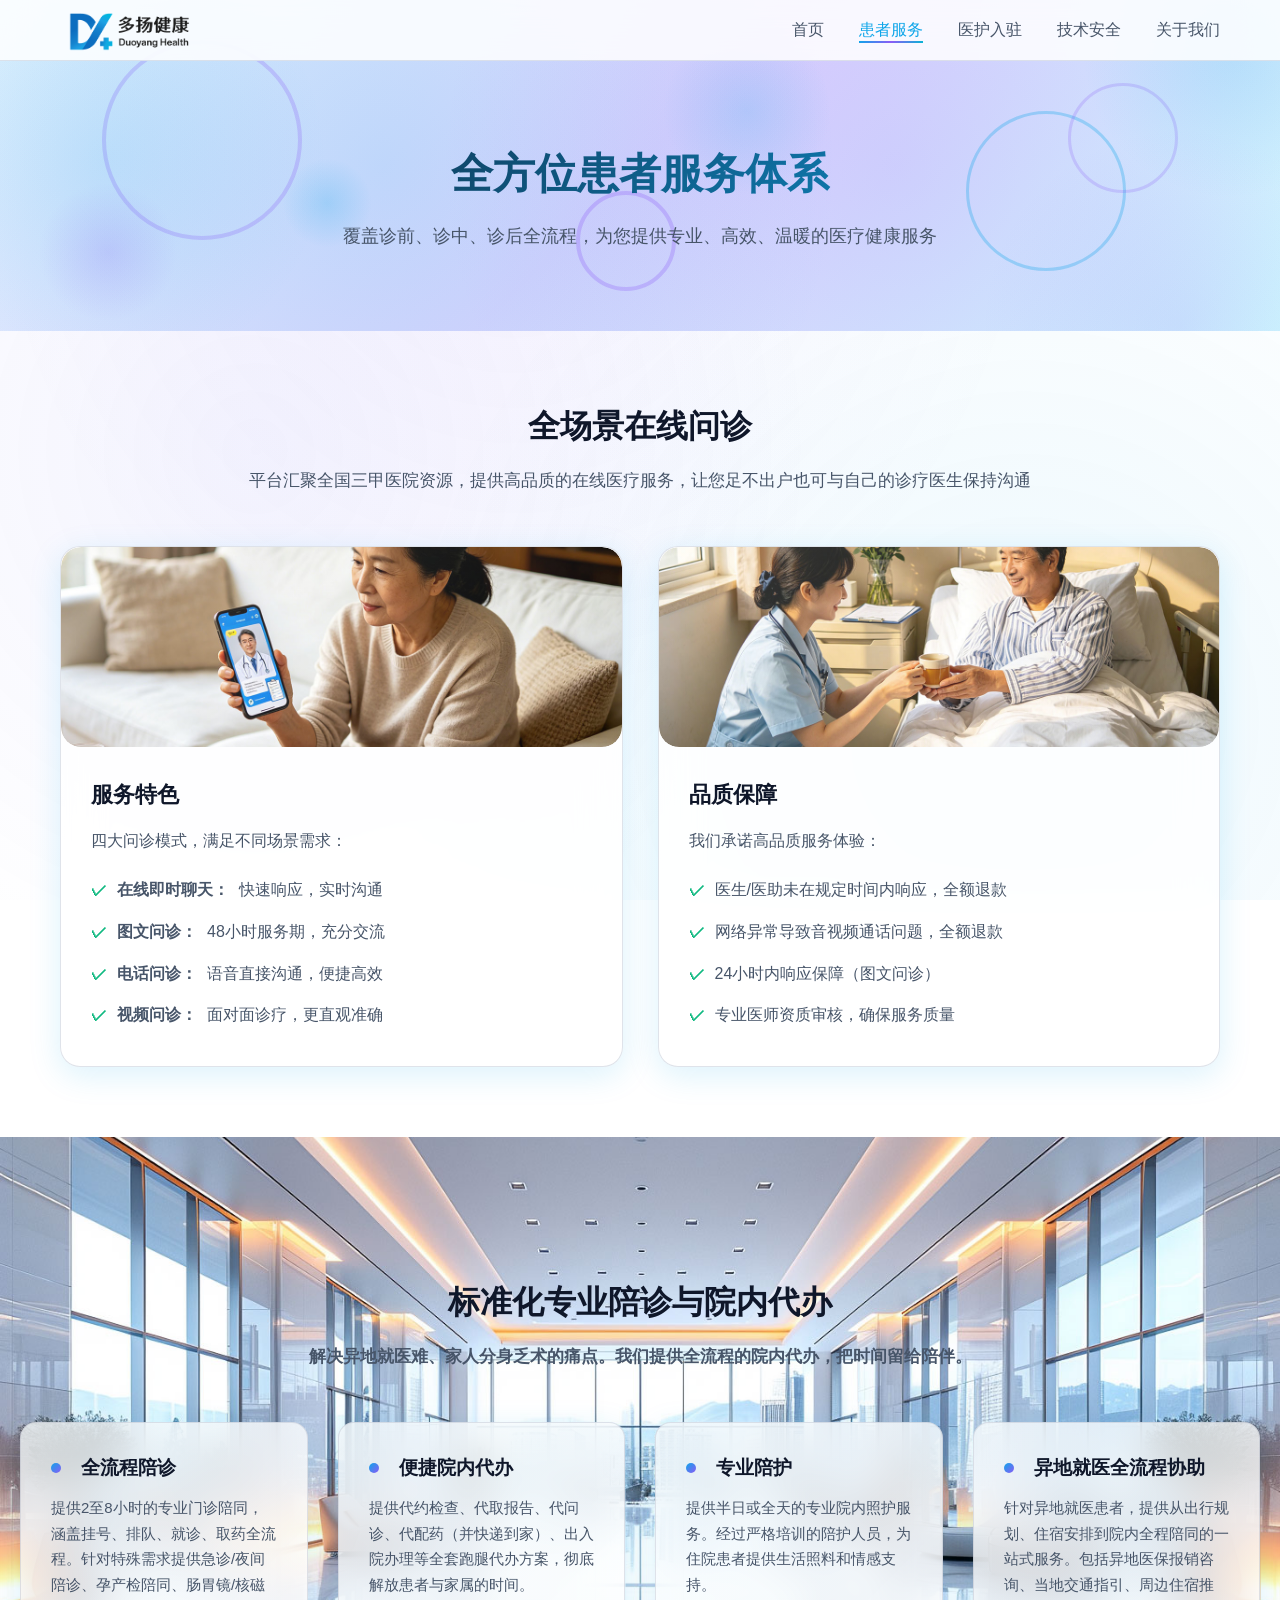
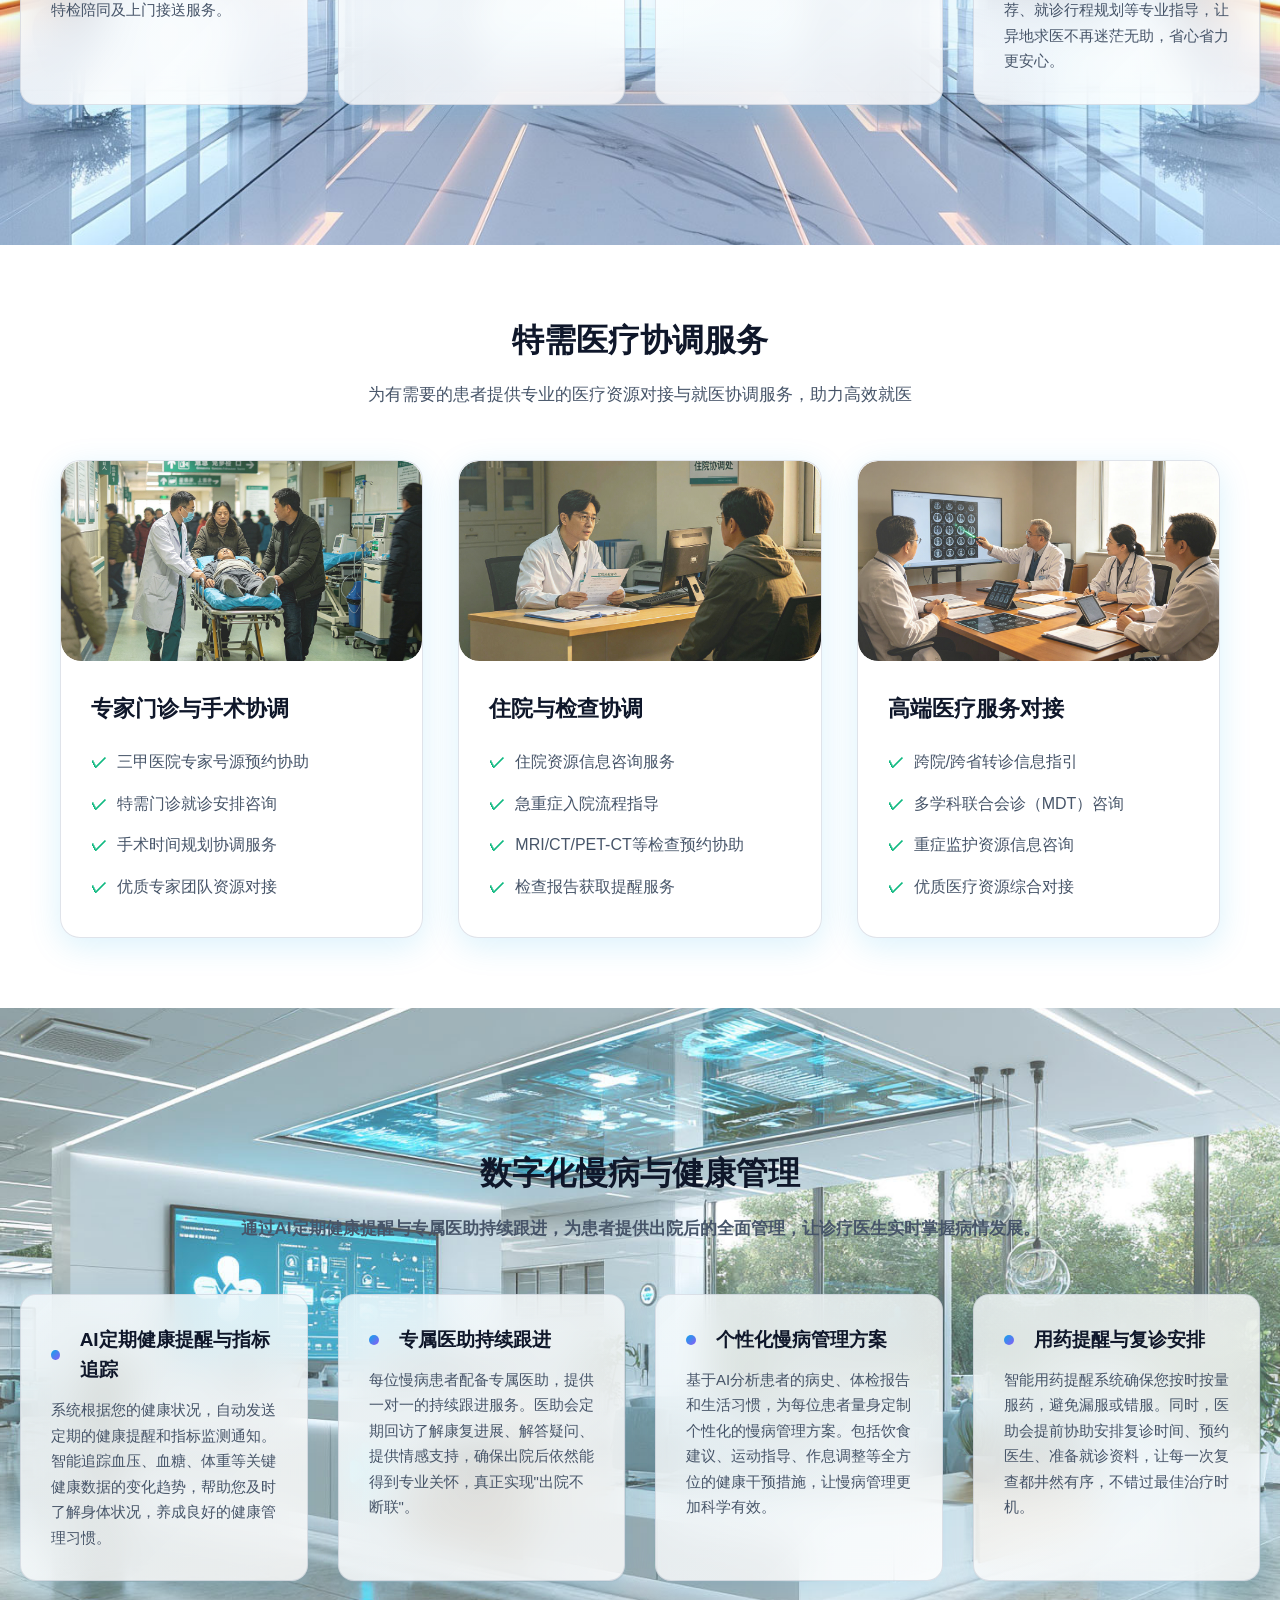
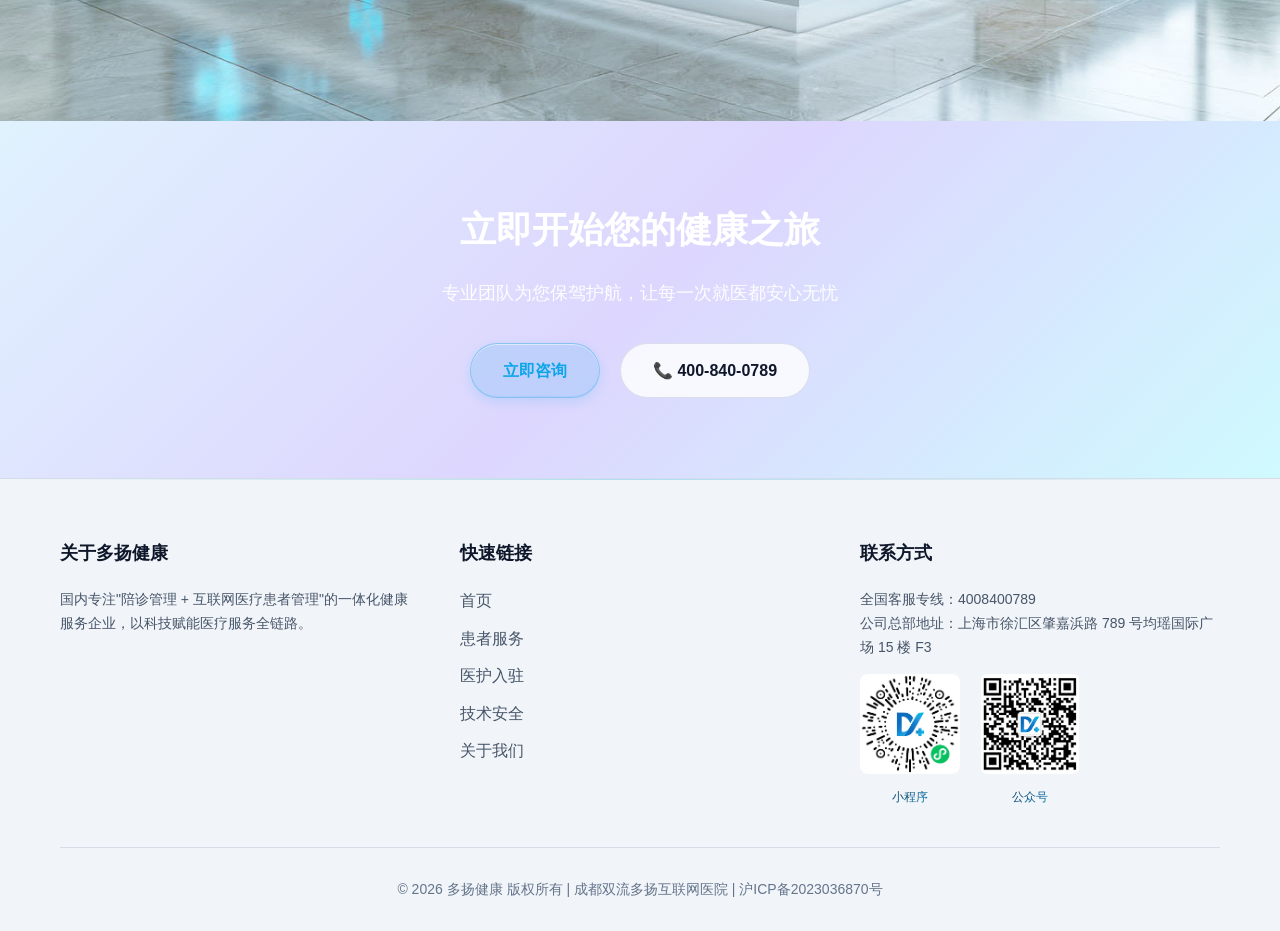
<file: services.html>
<!DOCTYPE html>
<html lang="zh-CN">
<head>
    <meta charset="UTF-8">
    <meta name="viewport" content="width=device-width, initial-scale=1.0">
    <title>患者服务 - 多扬健康</title>
    <link rel="stylesheet" href="css/style.css">
</head>
<body>
    <!-- 导航栏 -->
    <nav class="navbar">
        <div class="nav-container">
            <a href="index.html" class="logo" style="display: flex; align-items: center; gap: 10px;">
                <img src="images/LOGO.png" alt="多扬健康" style="height: 60px; width: 140px; object-fit: contain;">
            </a>
            <ul class="nav-menu">
                <li><a href="index.html">首页</a></li>
                <li><a href="services.html" class="active">患者服务</a></li>
                <li><a href="join.html">医护入驻</a></li>
                <li><a href="tech.html">技术安全</a></li>
                <li><a href="about.html">关于我们</a></li>
            </ul>
            <div class="mobile-toggle">
                <span></span>
                <span></span>
                <span></span>
            </div>
        </div>
    </nav>

    <!-- 页面Banner -->
    <section class="page-banner">
        <!-- 浮动几何图形 - 更激烈的动画 -->
        <div class="banner-float-ring-1"></div>
        <div class="banner-float-ring-2"></div>

        <!-- 浮动圆形 - 弹跳和脉冲 -->
        <div class="banner-float-circle-1"></div>
        <div class="banner-float-circle-2"></div>

        <!-- 碰撞效果圆形 -->
        <div class="banner-float-circle-3"></div>

        <!-- 新增圆形4 - 大型缓慢脉冲 -->
        <div class="banner-float-circle-4"></div>

        <!-- 新增圆形5 - 快速旋转缩放 -->
        <div class="banner-float-circle-5"></div>

        <!-- 强烈脉冲光晕 -->
        <div class="banner-pulse-1"></div>
        <div class="banner-pulse-2"></div>

        <!-- 内容 -->
        <h1>全方位患者服务体系</h1>
        <p>覆盖诊前、诊中、诊后全流程，为您提供专业、高效、温暖的医疗健康服务</p>
    </section>

    <!-- 模块1：在线问诊 -->
    <section class="content-block" id="online-consultation">
        <div class="container">
            <div class="block-header fade-in">
                <h2>全场景在线问诊</h2>
                <p>平台汇聚全国三甲医院资源，提供高品质的在线医疗服务，让您足不出户也可与自己的诊疗医生保持沟通</p>
            </div>

            <div class="detail-cards fade-in">
                <div class="detail-card">
                    <div class="card-image" style="background: none; overflow: hidden; border-radius: 20px;">
                        <img src="images/online.jpg" alt="在线问诊服务" style="width: 100%; height: 200px; object-fit: cover; border-radius: 20px; display: block;">
                    </div>
                    <div class="card-body">
                        <h3>服务特色</h3>
                        <p>四大问诊模式，满足不同场景需求：</p>
                        <ul>
                            <li><strong>在线即时聊天：</strong>快速响应，实时沟通</li>
                            <li><strong>图文问诊：</strong>48小时服务期，充分交流</li>
                            <li><strong>电话问诊：</strong>语音直接沟通，便捷高效</li>
                            <li><strong>视频问诊：</strong>面对面诊疗，更直观准确</li>
                        </ul>
                    </div>
                </div>

                <div class="detail-card">
                    <div class="card-image" style="background: none; overflow: hidden; border-radius: 20px;">
                        <img src="images/service.jpg" alt="品质保障" style="width: 100%; height: 200px; object-fit: cover; border-radius: 20px; display: block;">
                    </div>
                    <div class="card-body">
                        <h3>品质保障</h3>
                        <p>我们承诺高品质服务体验：</p>
                        <ul>
                            <li>医生/医助未在规定时间内响应，全额退款</li>
                            <li>网络异常导致音视频通话问题，全额退款</li>
                            <li>24小时内响应保障（图文问诊）</li>
                            <li>专业医师资质审核，确保服务质量</li>
                        </ul>
                    </div>
                </div>
            </div>
        </div>
    </section>

    <!-- 模块2：陪诊与代办 -->
    <section class="content-block bg-light" id="accompanying-service" style="background-image: url('images/hospital-background.jpg'); background-size: cover; background-position: center; background-repeat: no-repeat; position: relative;">
        <div style="position: relative; z-index: 1; background: rgba(255, 255, 255, 0); padding: 70px 20px; border-radius: 20px;">
            <div class="block-header fade-in">
                <h2>标准化专业陪诊与院内代办</h2>
                <p style="font-weight: 600;">解决异地就医难、家人分身乏术的痛点。我们提供全流程的院内代办，把时间留给陪伴。</p>
            </div>

            <div class="feature-list fade-in feature-carousel" style="grid-template-columns: repeat(4, 1fr);">
                <div class="feature-item">
                    <h3><span class="icon" style="display: inline-block; width: 10px; height: 10px; border-radius: 50%; background: linear-gradient(135deg, #0ea5e9, #8b5cf6); margin-right: 10px;"></span> 全流程陪诊</h3>
                    <p>提供2至8小时的专业门诊陪同，涵盖挂号、排队、就诊、取药全流程。针对特殊需求提供急诊/夜间陪诊、孕产检陪同、肠胃镜/核磁特检陪同及上门接送服务。</p>
                </div>

                <div class="feature-item">
                    <h3><span class="icon" style="display: inline-block; width: 10px; height: 10px; border-radius: 50%; background: linear-gradient(135deg, #0ea5e9, #8b5cf6); margin-right: 10px;"></span> 便捷院内代办</h3>
                    <p>提供代约检查、代取报告、代问诊、代配药（并快递到家）、出入院办理等全套跑腿代办方案，彻底解放患者与家属的时间。</p>
                </div>

                <div class="feature-item">
                    <h3><span class="icon" style="display: inline-block; width: 10px; height: 10px; border-radius: 50%; background: linear-gradient(135deg, #0ea5e9, #8b5cf6); margin-right: 10px;"></span> 专业陪护</h3>
                    <p>提供半日或全天的专业院内照护服务。经过严格培训的陪护人员，为住院患者提供生活照料和情感支持。</p>
                </div>

                <div class="feature-item">
                    <h3><span class="icon" style="display: inline-block; width: 10px; height: 10px; border-radius: 50%; background: linear-gradient(135deg, #0ea5e9, #8b5cf6); margin-right: 10px;"></span> 异地就医全流程协助</h3>
                    <p>针对异地就医患者，提供从出行规划、住宿安排到院内全程陪同的一站式服务。包括异地医保报销咨询、当地交通指引、周边住宿推荐、就诊行程规划等专业指导，让异地求医不再迷茫无助，省心省力更安心。</p>
                </div>
            </div>
        </div>
    </section>

    <!-- 模块3：绿色通道 -->
    <section class="content-block" id="special-coordination">
        <div class="container">
            <div class="block-header fade-in">
                <h2>特需医疗协调服务</h2>
                <p>为有需要的患者提供专业的医疗资源对接与就医协调服务，助力高效就医</p>
            </div>

            <div class="detail-cards fade-in">
                <div class="detail-card">
                    <div class="card-image" style="background: none; overflow: hidden; border-radius: 20px;">
                        <img src="images/green-channel.jpg" alt="专家协调" style="width: 100%; height: 200px; object-fit: cover; border-radius: 20px; display: block;">
                    </div>
                    <div class="card-body">
                        <h3>专家门诊与手术协调</h3>
                        <ul>
                            <li>三甲医院专家号源预约协助</li>
                            <li>特需门诊就诊安排咨询</li>
                            <li>手术时间规划协调服务</li>
                            <li>优质专家团队资源对接</li>
                        </ul>
                    </div>
                </div>

                <div class="detail-card">
                    <div class="card-image" style="background: none; overflow: hidden; border-radius: 20px;">
                        <img src="images/hospitalization.jpg" alt="住院协调" style="width: 100%; height: 200px; object-fit: cover; border-radius: 20px; display: block;">
                    </div>
                    <div class="card-body">
                        <h3>住院与检查协调</h3>
                        <ul>
                            <li>住院资源信息咨询服务</li>
                            <li>急重症入院流程指导</li>
                            <li>MRI/CT/PET-CT等检查预约协助</li>
                            <li>检查报告获取提醒服务</li>
                        </ul>
                    </div>
                </div>

                <div class="detail-card">
                    <div class="card-image" style="background: none; overflow: hidden; border-radius: 20px;">
                        <img src="images/MDT.jpg" alt="高端服务" style="width: 100%; height: 200px; object-fit: cover; border-radius: 20px; display: block;">
                    </div>
                    <div class="card-body">
                        <h3>高端医疗服务对接</h3>
                        <ul>
                            <li>跨院/跨省转诊信息指引</li>
                            <li>多学科联合会诊（MDT）咨询</li>
                            <li>重症监护资源信息咨询</li>
                            <li>优质医疗资源综合对接</li>
                        </ul>
                    </div>
                </div>
            </div>
        </div>
    </section>

    <!-- 模块4：慢病管理 -->
    <section class="content-block bg-light" id="chronic-disease-management" style="background-image: url('images/hospital-background2.jpg'); background-size: cover; background-position: center; background-repeat: no-repeat; position: relative;">
        <div style="position: relative; z-index: 1; background: rgba(255, 255, 255, 0); padding: 70px 20px; border-radius: 20px;">
            <div class="block-header fade-in">
            <h2>数字化慢病与健康管理</h2>
            <p style="font-weight: 600;">通过AI定期健康提醒与专属医助持续跟进，为患者提供出院后的全面管理，让诊疗医生实时掌握病情发展。</p>
        </div>

        <div class="feature-list fade-in feature-carousel" style="grid-template-columns: repeat(4, 1fr);">
            <div class="feature-item">
                <h3><span class="icon" style="display: inline-block; width: 10px; height: 10px; border-radius: 50%; background: linear-gradient(135deg, #0ea5e9, #8b5cf6); margin-right: 10px;"></span> AI定期健康提醒与指标追踪</h3>
                <p>系统根据您的健康状况，自动发送定期的健康提醒和指标监测通知。智能追踪血压、血糖、体重等关键健康数据的变化趋势，帮助您及时了解身体状况，养成良好的健康管理习惯。</p>
            </div>

            <div class="feature-item">
                <h3><span class="icon" style="display: inline-block; width: 10px; height: 10px; border-radius: 50%; background: linear-gradient(135deg, #0ea5e9, #8b5cf6); margin-right: 10px;"></span> 专属医助持续跟进</h3>
                <p>每位慢病患者配备专属医助，提供一对一的持续跟进服务。医助会定期回访了解康复进展、解答疑问、提供情感支持，确保出院后依然能得到专业关怀，真正实现"出院不断联"。</p>
            </div>

            <div class="feature-item">
                <h3><span class="icon" style="display: inline-block; width: 10px; height: 10px; border-radius: 50%; background: linear-gradient(135deg, #0ea5e9, #8b5cf6); margin-right: 10px;"></span> 个性化慢病管理方案</h3>
                <p>基于AI分析患者的病史、体检报告和生活习惯，为每位患者量身定制个性化的慢病管理方案。包括饮食建议、运动指导、作息调整等全方位的健康干预措施，让慢病管理更加科学有效。</p>
            </div>

            <div class="feature-item">
                <h3><span class="icon" style="display: inline-block; width: 10px; height: 10px; border-radius: 50%; background: linear-gradient(135deg, #0ea5e9, #8b5cf6); margin-right: 10px;"></span> 用药提醒与复诊安排</h3>
                <p>智能用药提醒系统确保您按时按量服药，避免漏服或错服。同时，医助会提前协助安排复诊时间、预约医生、准备就诊资料，让每一次复查都井然有序，不错过最佳治疗时机。</p>
            </div>
        </div>
        </div>
    </section>

    <!-- CTA区域 -->
    <section class="section" style="background: var(--gradient-hero); color: white; text-align: center;">
        <div class="container">
            <h2 style="font-size: 36px; margin-bottom: 20px;" class="fade-in">立即开始您的健康之旅</h2>
            <p style="font-size: 18px; margin-bottom: 35px; opacity: 0.95;" class="fade-in">专业团队为您保驾护航，让每一次就医都安心无忧</p>
            <div class="cta-buttons fade-in" style="justify-content: center;">
                <a href="javascript:void(0);" class="btn btn-primary">立即咨询</a>
                <a href="javascript:void(0);" class="btn btn-secondary">📞 400-840-0789</a>
            </div>
        </div>
    </section>

    <!-- Footer -->
    <footer class="footer">
        <div class="container">
            <div class="footer-grid">
                <div class="footer-section">
                    <h4>关于多扬健康</h4>
                    <p>国内专注"陪诊管理 + 互联网医疗患者管理"的一体化健康服务企业，以科技赋能医疗服务全链路。</p>
                </div>
                <div class="footer-section">
                    <h4>快速链接</h4>
                    <ul>
                        <li><a href="index.html">首页</a></li>
                        <li><a href="services.html">患者服务</a></li>
                        <li><a href="join.html">医护入驻</a></li>
                        <li><a href="tech.html">技术安全</a></li>
                        <li><a href="about.html">关于我们</a></li>
                    </ul>
                </div>
                <div class="footer-section">
                    <h4>联系方式</h4>
                    <p>全国客服专线：4008400789</p>
                    <p>公司总部地址：上海市徐汇区肇嘉浜路 789 号均瑶国际广场 15 楼 F3</p>
                    <div style="display: flex; gap: 20px; margin-top: 15px;">
                        <div style="text-align: center;">
                            <img src="images/duoyangapp.png" alt="小程序" style="width: 100px; height: 100px; object-fit: contain; border-radius: 8px; margin-bottom: 5px;">
                            <p style="font-size: 12px; background: linear-gradient(135deg, #0f172a 0%, #0ea5e9 100%); -webkit-background-clip: text; -webkit-text-fill-color: transparent; background-clip: text;">小程序</p>
                        </div>
                        <div style="text-align: center;">
                            <img src="images/official-account.png" alt="公众号" style="width: 100px; height: 100px; object-fit: contain; border-radius: 8px; margin-bottom: 5px;">
                            <p style="font-size: 12px; background: linear-gradient(135deg, #0f172a 0%, #0ea5e9 100%); -webkit-background-clip: text; -webkit-text-fill-color: transparent; background-clip: text;">公众号</p>
                        </div>
                    </div>
                </div>
            </div>
            <div class="footer-bottom">
                <p>&copy; 2026 多扬健康 版权所有 | 成都双流多扬互联网医院 | 沪ICP备2023036870号</p>
            </div>
        </div>
    </footer>

    <script src="js/main.js"></script>
</body>
</html>
</file>
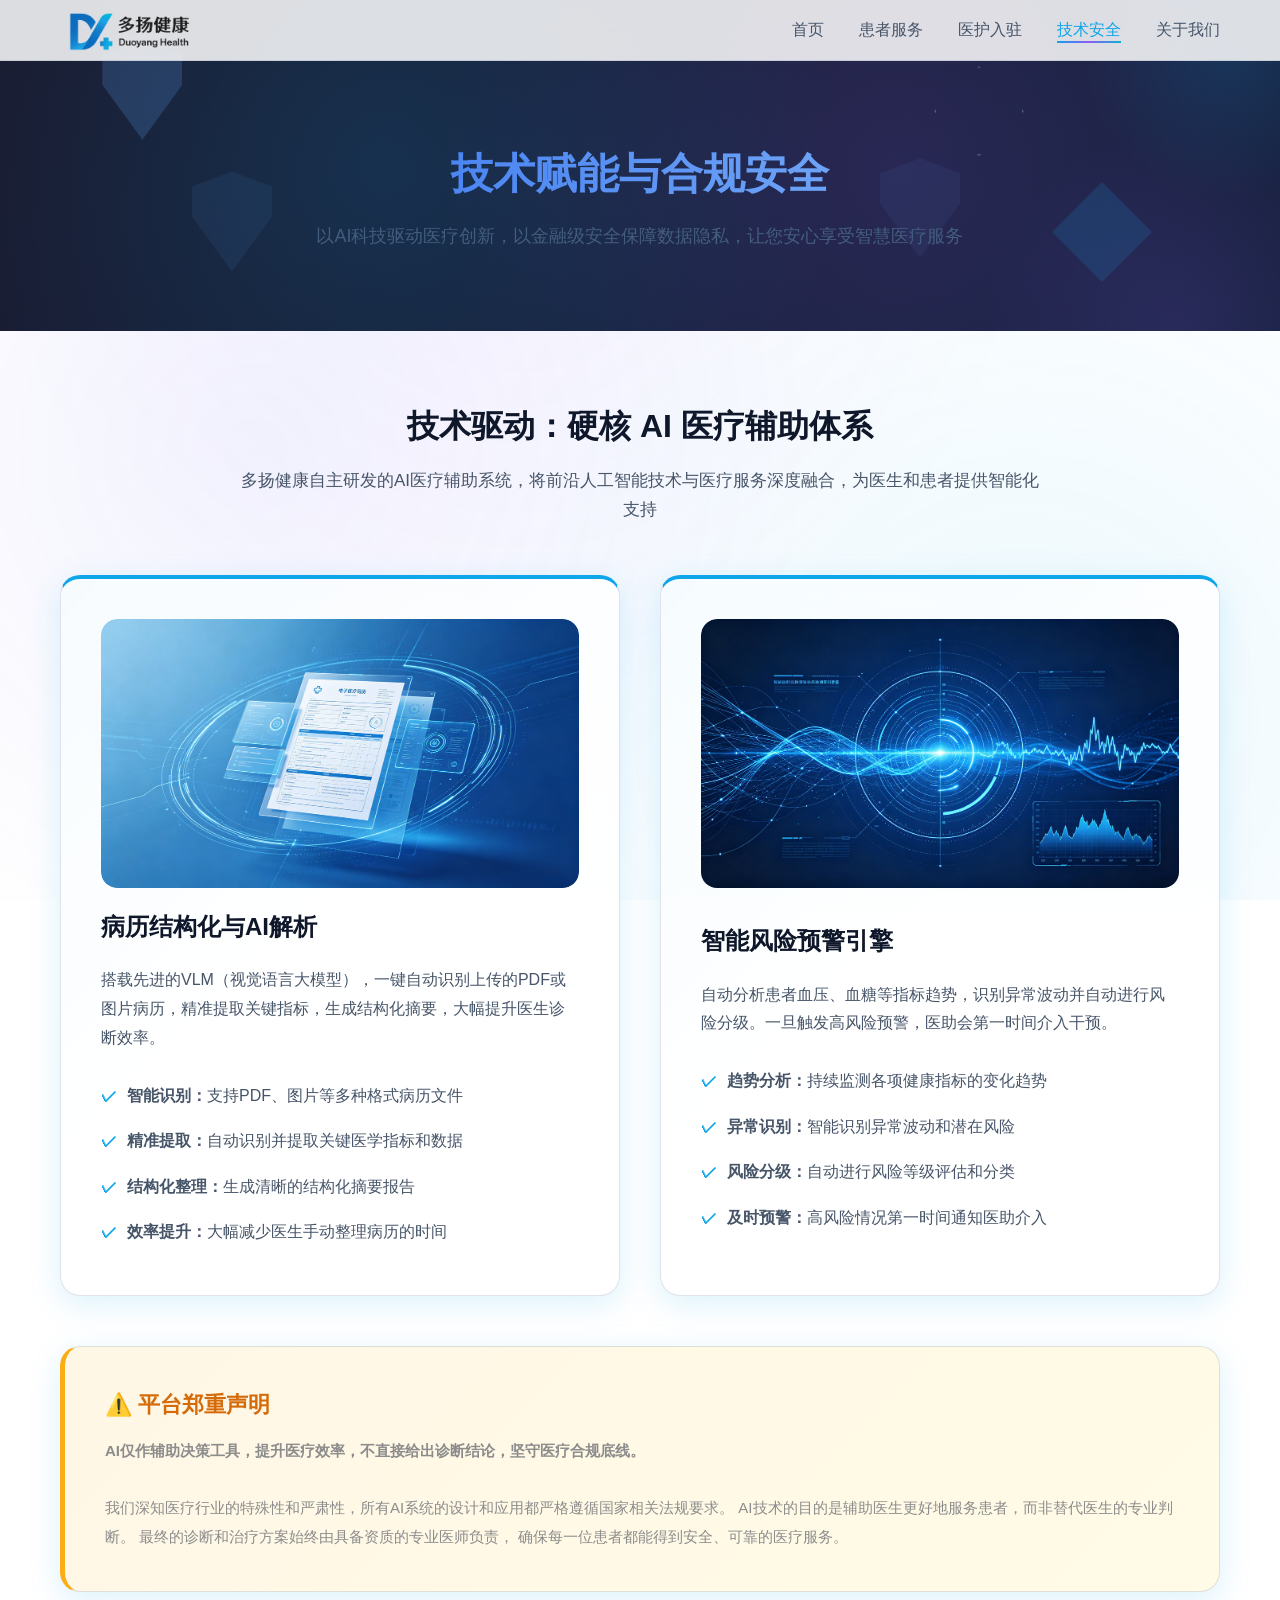
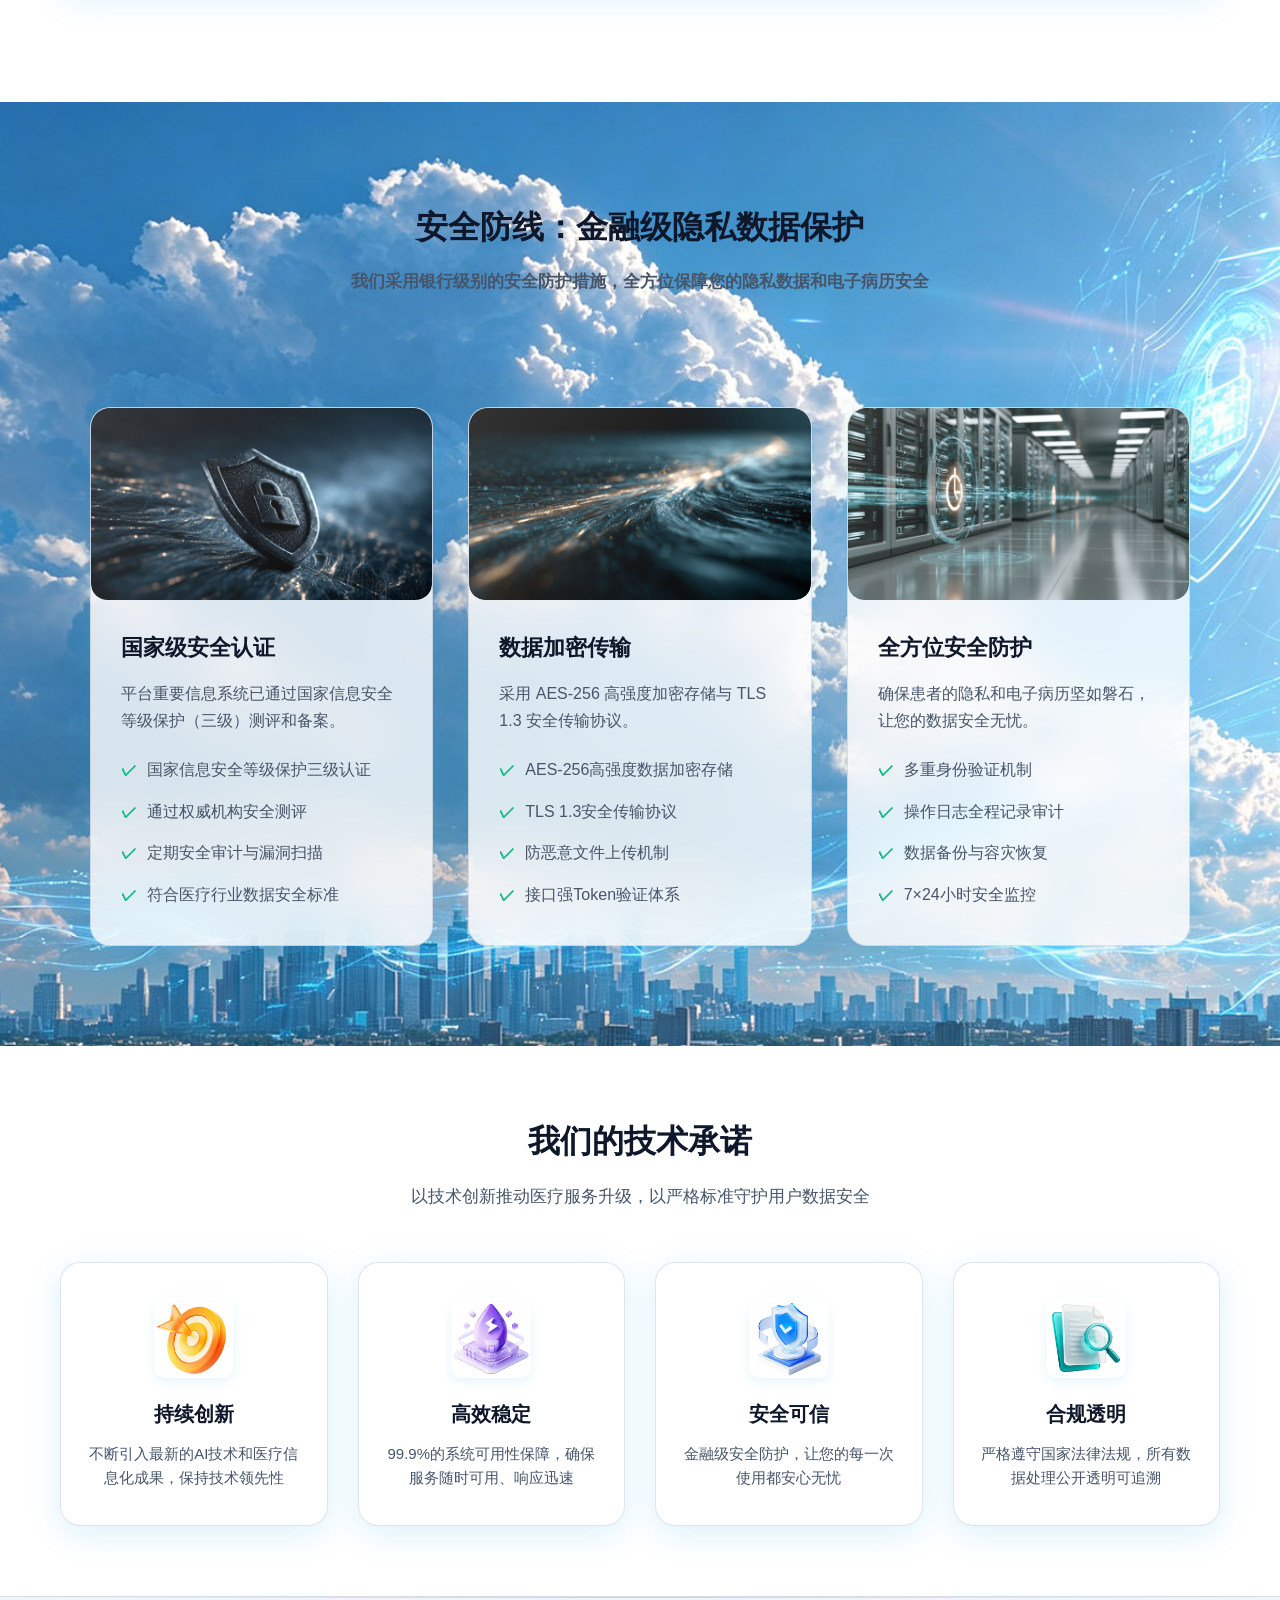
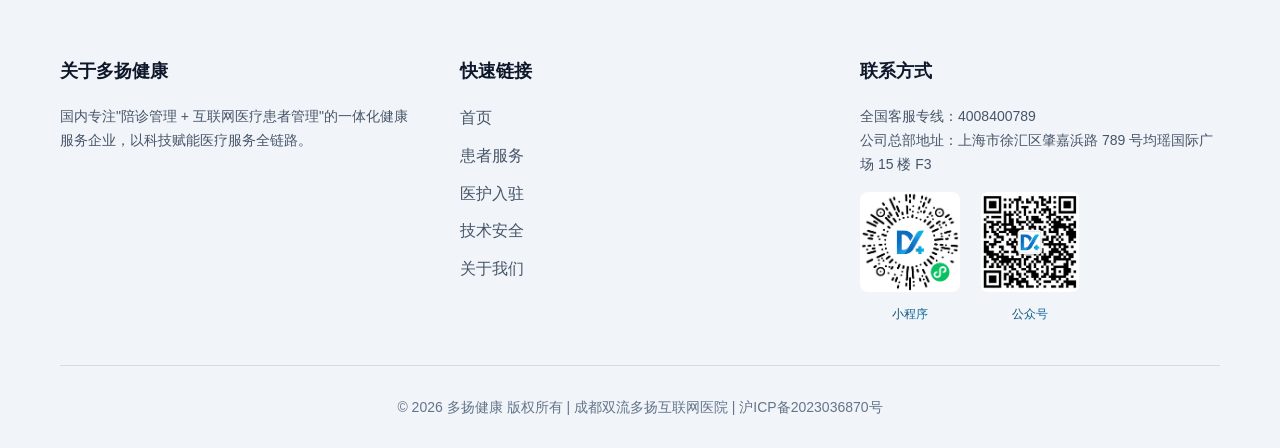
<file: tech.html>
<!DOCTYPE html>
<html lang="zh-CN">
<head>
    <meta charset="UTF-8">
    <meta name="viewport" content="width=device-width, initial-scale=1.0">
    <title>技术赋能与合规安全 - 多扬健康</title>
    <link rel="stylesheet" href="css/style.css">
</head>
<body>
    <!-- 导航栏 -->
    <nav class="navbar">
        <div class="nav-container">
            <a href="index.html" class="logo" style="display: flex; align-items: center; gap: 10px;">
                <img src="images/LOGO.png" alt="多扬健康" style="height: 60px; width: 140px; object-fit: contain;">
            </a>
            <ul class="nav-menu">
                <li><a href="index.html">首页</a></li>
                <li><a href="services.html">患者服务</a></li>
                <li><a href="join.html">医护入驻</a></li>
                <li><a href="tech.html" class="active">技术安全</a></li>
                <li><a href="about.html">关于我们</a></li>
            </ul>
            <div class="mobile-toggle">
                <span></span>
                <span></span>
                <span></span>
            </div>
        </div>
    </nav>

    <!-- 页面Banner -->
    <section class="page-banner" style="background: linear-gradient(135deg, #1a1a2e 0%, #16213e 100%);">
        <!-- 浮动几何图形 - 盾牌+菱形（色块+线条混合）-->
        <div class="banner-float-shield" style="top: 12%; left: 8%;"></div>
        <div class="banner-float-diamond" style="top: 55%; right: 10%;"></div>
        <div class="banner-float-shield" style="bottom: 18%; left: 15%; animation-delay: -4s; opacity: 0.4;"></div>
        <div class="banner-float-diamond" style="top: 20%; right: 20%; animation-delay: -3s; background: none; border: 2px solid rgba(147, 197, 253, 0.3); clip-path: polygon(50% 0%, 100% 50%, 50% 100%, 0% 50%); width: 90px; height: 90px;"></div>
        <div class="banner-float-shield" style="bottom: 22%; right: 25%; animation-delay: -7s; opacity: 0.3;"></div>

        <!-- 脉冲光晕 -->
        <div class="banner-pulse-2"></div>

        <!-- 内容 -->
        <h1 style="background: linear-gradient(90deg, #2563eb 0%, #93c5fd 100%); -webkit-background-clip: text; -webkit-text-fill-color: transparent; background-clip: text;">技术赋能与合规安全</h1>
        <p style="color: #435d7e;">以AI科技驱动医疗创新，以金融级安全保障数据隐私，让您安心享受智慧医疗服务</p>
    </section>

    <!-- AI医疗辅助体系 -->
    <section class="content-block">
        <div class="container">
            <div class="block-header fade-in">
                <h2>技术驱动：硬核 AI 医疗辅助体系</h2>
                <p>多扬健康自主研发的AI医疗辅助系统，将前沿人工智能技术与医疗服务深度融合，为医生和患者提供智能化支持</p>
            </div>

            <div class="tech-features fade-in">
                <div class="tech-feature" style="display: grid; grid-template-columns: 1fr; gap: 20px;">
                    <div style="overflow: hidden; border-radius: 16px;">
                        <img src="images/electronic-medical-record.jpg" alt="AI病历解析" style="width: 100%; height: auto; object-fit: cover; border-radius: 16px; display: block;">
                    </div>
                    <div>
                        <h3>病历结构化与AI解析</h3>
                        <p>搭载先进的VLM（视觉语言大模型），一键自动识别上传的PDF或图片病历，精准提取关键指标，生成结构化摘要，大幅提升医生诊断效率。</p>
                        <ul style="margin-top: 20px; list-style: none;">
                            <li style="padding: 10px 0; color: var(--text-gray); display: flex; align-items: flex-start; gap: 10px; border-bottom: 1px solid var(--border-color);">
                                <span style="color: var(--primary-color); font-weight: bold;">✓</span>
                                <div><strong>智能识别：</strong>支持PDF、图片等多种格式病历文件</div>
                            </li>
                            <li style="padding: 10px 0; color: var(--text-gray); display: flex; align-items: flex-start; gap: 10px; border-bottom: 1px solid var(--border-color);">
                                <span style="color: var(--primary-color); font-weight: bold;">✓</span>
                                <div><strong>精准提取：</strong>自动识别并提取关键医学指标和数据</div>
                            </li>
                            <li style="padding: 10px 0; color: var(--text-gray); display: flex; align-items: flex-start; gap: 10px; border-bottom: 1px solid var(--border-color);">
                                <span style="color: var(--primary-color); font-weight: bold;">✓</span>
                                <div><strong>结构化整理：</strong>生成清晰的结构化摘要报告</div>
                            </li>
                            <li style="padding: 10px 0; color: var(--text-gray); display: flex; align-items: flex-start; gap: 10px;">
                                <span style="color: var(--primary-color); font-weight: bold;">✓</span>
                                <div><strong>效率提升：</strong>大幅减少医生手动整理病历的时间</div>
                            </li>
                        </ul>
                    </div>
                </div>

                <div class="tech-feature" style="display: grid; grid-template-columns: 1fr; gap: 20px;">
                    <div style="overflow: hidden; border-radius: 16px;">
                            <img src="images/Risk-Warning.jpg" alt="风险预警引擎" style="width: 100%; height: auto; object-fit: cover; border-radius: 16px; display: block;">
                        </div>
                    <div>
                        <h3>智能风险预警引擎</h3>
                        <p>自动分析患者血压、血糖等指标趋势，识别异常波动并自动进行风险分级。一旦触发高风险预警，医助会第一时间介入干预。</p>
                        <ul style="margin-top: 20px; list-style: none;">
                            <li style="padding: 10px 0; color: var(--text-gray); display: flex; align-items: flex-start; gap: 10px; border-bottom: 1px solid var(--border-color);">
                                <span style="color: var(--primary-color); font-weight: bold;">✓</span>
                                <div><strong>趋势分析：</strong>持续监测各项健康指标的变化趋势</div>
                            </li>
                            <li style="padding: 10px 0; color: var(--text-gray); display: flex; align-items: flex-start; gap: 10px; border-bottom: 1px solid var(--border-color);">
                                <span style="color: var(--primary-color); font-weight: bold;">✓</span>
                                <div><strong>异常识别：</strong>智能识别异常波动和潜在风险</div>
                            </li>
                            <li style="padding: 10px 0; color: var(--text-gray); display: flex; align-items: flex-start; gap: 10px; border-bottom: 1px solid var(--border-color);">
                                <span style="color: var(--primary-color); font-weight: bold;">✓</span>
                                <div><strong>风险分级：</strong>自动进行风险等级评估和分类</div>
                            </li>
                            <li style="padding: 10px 0; color: var(--text-gray); display: flex; align-items: flex-start; gap: 10px;">
                                <span style="color: var(--primary-color); font-weight: bold;">✓</span>
                                <div><strong>及时预警：</strong>高风险情况第一时间通知医助介入</div>
                            </li>
                        </ul>
                    </div>
                </div>
            </div>

            <div class="about-intro fade-in" style="margin-top: 50px; background: linear-gradient(135deg, #fff7e6 0%, #fffbe6 100%); border-left: 5px solid #faad14;">
                <h3 style="font-size: 22px; margin-bottom: 15px; color: #d46b08;">
                    ⚠️ 平台郑重声明
                </h3>
                <p style="color: #8c8c8c; line-height: 1.9;">
                    <strong>AI仅作辅助决策工具，提升医疗效率，不直接给出诊断结论，坚守医疗合规底线。</strong><br><br>
                    我们深知医疗行业的特殊性和严肃性，所有AI系统的设计和应用都严格遵循国家相关法规要求。
                    AI技术的目的是辅助医生更好地服务患者，而非替代医生的专业判断。
                    最终的诊断和治疗方案始终由具备资质的专业医师负责，
                    确保每一位患者都能得到安全、可靠的医疗服务。
                </p>
            </div>
        </div>
    </section>

    <!-- 安全防线 -->
    <section class="content-block bg-light" style="background-image: url('images/saftybackground.jpg'); background-size: cover; background-position: center; background-repeat: no-repeat; position: relative;">
        <div class="container">
            <div class="block-header fade-in" style="position: relative; z-index: 1; background: rgba(255, 255, 255, 0); padding: 30px; border-radius: 16px;">
                <h2>安全防线：金融级隐私数据保护</h2>
                <p style="font-weight: 600;">我们采用银行级别的安全防护措施，全方位保障您的隐私数据和电子病历安全</p>
            </div>

            <div class="detail-cards fade-in" style="position: relative; z-index: 1; background: rgba(255, 255, 255, 0); padding: 30px; border-radius: 16px;">
                <div class="detail-card">
                    <div class="card-image" style="overflow: hidden; border-radius: 16px; background: none; height: auto;">
                        <img src="images/classified-protection.jpg" alt="安全认证" style="width: 100%; height: auto; object-fit: cover; border-radius: 16px; display: block;">
                    </div>
                    <div class="card-body">
                        <h3>国家级安全认证</h3>
                        <p>平台重要信息系统已通过国家信息安全等级保护（三级）测评和备案。</p>
                        <ul>
                            <li>国家信息安全等级保护三级认证</li>
                            <li>通过权威机构安全测评</li>
                            <li>定期安全审计与漏洞扫描</li>
                            <li>符合医疗行业数据安全标准</li>
                        </ul>
                    </div>
                </div>

                <div class="detail-card">
                    <div class="card-image" style="overflow: hidden; border-radius: 16px; background: none; height: auto;">
                        <img src="images/data-encryption.jpg" alt="数据加密" style="width: 100%; height: auto; object-fit: cover; border-radius: 16px; display: block;">
                    </div>
                    <div class="card-body">
                        <h3>数据加密传输</h3>
                        <p>采用 AES-256 高强度加密存储与 TLS 1.3 安全传输协议。</p>
                        <ul>
                            <li>AES-256高强度数据加密存储</li>
                            <li>TLS 1.3安全传输协议</li>
                            <li>防恶意文件上传机制</li>
                            <li>接口强Token验证体系</li>
                        </ul>
                    </div>
                </div>

                <div class="detail-card">
                    <div class="card-image" style="overflow: hidden; border-radius: 16px; background: none; height: auto;">
                        <img src="images/7x24.jpg" alt="安全防护" style="width: 100%; height: auto; object-fit: cover; border-radius: 16px; display: block;">
                    </div>
                    <div class="card-body">
                        <h3>全方位安全防护</h3>
                        <p>确保患者的隐私和电子病历坚如磐石，让您的数据安全无忧。</p>
                        <ul>
                            <li>多重身份验证机制</li>
                            <li>操作日志全程记录审计</li>
                            <li>数据备份与容灾恢复</li>
                            <li>7×24小时安全监控</li>
                        </ul>
                    </div>
                </div>
            </div>
        </div>
    </section>

    <!-- 技术优势总结 -->
    <section class="content-block">
        <div class="container">
            <div class="block-header fade-in">
                <h2>我们的技术承诺</h2>
                <p>以技术创新推动医疗服务升级，以严格标准守护用户数据安全</p>
            </div>

            <div class="services-grid fade-in">
                <div class="service-card">
                    <div class="service-icon" style="background: none; border: none; backdrop-filter: none; border-radius: 12px; padding: 0; overflow: hidden;">
                        <img src="images/Continuous.png" alt="持续创新" style="width: 100%; height: 100%; object-fit: cover; display: block;">
                    </div>
                    <h3>持续创新</h3>
                    <p>不断引入最新的AI技术和医疗信息化成果，保持技术领先性</p>
                </div>

                <div class="service-card">
                    <div class="service-icon" style="background: none; border: none; backdrop-filter: none; border-radius: 12px; padding: 0; overflow: hidden;">
                        <img src="images/Efficient.png" alt="高效稳定" style="width: 100%; height: 100%; object-fit: cover; display: block;">
                    </div>
                    <h3>高效稳定</h3>
                    <p>99.9%的系统可用性保障，确保服务随时可用、响应迅速</p>
                </div>

                <div class="service-card">
                    <div class="service-icon" style="background: none; border: none; backdrop-filter: none; border-radius: 12px; padding: 0; overflow: hidden;">
                        <img src="images/safe.png" alt="安全可信" style="width: 100%; height: 100%; object-fit: cover; display: block;">
                    </div>
                    <h3>安全可信</h3>
                    <p>金融级安全防护，让您的每一次使用都安心无忧</p>
                </div>

                <div class="service-card">
                    <div class="service-icon" style="background: none; border: none; backdrop-filter: none; border-radius: 12px; padding: 0; overflow: hidden;">
                        <img src="images/Compliance.png" alt="合规透明" style="width: 100%; height: 100%; object-fit: cover; display: block;">
                    </div>
                    <h3>合规透明</h3>
                    <p>严格遵守国家法律法规，所有数据处理公开透明可追溯</p>
                </div>
            </div>
        </div>
    </section>

    <!-- Footer -->
    <footer class="footer">
        <div class="container">
            <div class="footer-grid">
                <div class="footer-section">
                    <h4>关于多扬健康</h4>
                    <p>国内专注"陪诊管理 + 互联网医疗患者管理"的一体化健康服务企业，以科技赋能医疗服务全链路。</p>
                </div>
                <div class="footer-section">
                    <h4>快速链接</h4>
                    <ul>
                        <li><a href="index.html">首页</a></li>
                        <li><a href="services.html">患者服务</a></li>
                        <li><a href="join.html">医护入驻</a></li>
                        <li><a href="tech.html">技术安全</a></li>
                        <li><a href="about.html">关于我们</a></li>
                    </ul>
                </div>
                <div class="footer-section">
                    <h4>联系方式</h4>
                    <p>全国客服专线：4008400789</p>
                    <p>公司总部地址：上海市徐汇区肇嘉浜路 789 号均瑶国际广场 15 楼 F3</p>
                    <div style="display: flex; gap: 20px; margin-top: 15px;">
                        <div style="text-align: center;">
                            <img src="images/duoyangapp.png" alt="小程序" style="width: 100px; height: 100px; object-fit: contain; border-radius: 8px; margin-bottom: 5px;">
                            <p style="font-size: 12px; background: linear-gradient(135deg, #0f172a 0%, #0ea5e9 100%); -webkit-background-clip: text; -webkit-text-fill-color: transparent; background-clip: text;">小程序</p>
                        </div>
                        <div style="text-align: center;">
                            <img src="images/official-account.png" alt="公众号" style="width: 100px; height: 100px; object-fit: contain; border-radius: 8px; margin-bottom: 5px;">
                            <p style="font-size: 12px; background: linear-gradient(135deg, #0f172a 0%, #0ea5e9 100%); -webkit-background-clip: text; -webkit-text-fill-color: transparent; background-clip: text;">公众号</p>
                        </div>
                    </div>
                </div>
            </div>
            <div class="footer-bottom">
                <p>&copy; 2026 多扬健康 版权所有 | 成都双流多扬互联网医院 | 沪ICP备2023036870号</p>
            </div>
        </div>
    </footer>

    <script src="js/main.js"></script>
</body>
</html>
</file>
<file: css/style.css>
* {
    margin: 0;
    padding: 0;
    box-sizing: border-box;
}

:root {
    --primary-color: #0ea5e9;
    --primary-dark: #0284c7;
    --secondary-color: #8b5cf6;
    --accent-color: #06b6d4;
    --text-dark: #0f172a;
    --text-gray: #475569;
    --text-light: #64748b;
    --bg-white: #ffffff;
    --bg-light: #f8fafc;
    --bg-lighter: #f1f5f9;
    --bg-glass: rgba(255, 255, 255, 0.7);
    --bg-glass-light: rgba(255, 255, 255, 0.9);
    --border-glass: rgba(148, 163, 184, 0.3);
    --shadow-sm: 0 1px 2px 0 rgba(0, 0, 0, 0.05);
    --shadow-md: 0 4px 6px -1px rgba(0, 0, 0, 0.1), 0 2px 4px -1px rgba(0, 0, 0, 0.06);
    --shadow-lg: 0 10px 15px -3px rgba(0, 0, 0, 0.1), 0 4px 6px -2px rgba(0, 0, 0, 0.05);
    --shadow-glass: 0 8px 32px 0 rgba(14, 165, 233, 0.15);
    --shadow-glow: 0 0 40px rgba(14, 165, 233, 0.25);
    --gradient-primary: linear-gradient(135deg, #667eea 0%, #764ba2 100%);
    --gradient-tech: linear-gradient(135deg, #0ea5e9 0%, #8b5cf6 50%, #06b6d4 100%);
    --gradient-hero: linear-gradient(135deg, #e0f2fe 0%, #ddd6fe 50%, #cffafe 100%);
    --gradient-glass: linear-gradient(135deg, rgba(255, 255, 255, 0.8) 0%, rgba(248, 250, 252, 0.6) 100%);
}

body {
    font-family: -apple-system, BlinkMacSystemFont, 'Segoe UI', 'PingFang SC', 'Hiragino Sans GB', 'Microsoft YaHei', 'Helvetica Neue', Helvetica, Arial, sans-serif;
    line-height: 1.6;
    color: var(--text-dark);
    background: var(--bg-white);
    position: relative;
    overflow-x: hidden;
}

body::before {
    content: '';
    position: fixed;
    top: 0;
    left: 0;
    right: 0;
    bottom: 0;
    background: 
        radial-gradient(circle at 20% 50%, rgba(99, 102, 241, 0.08) 0%, transparent 50%),
        radial-gradient(circle at 80% 80%, rgba(14, 165, 233, 0.08) 0%, transparent 50%),
        radial-gradient(circle at 40% 20%, rgba(139, 92, 246, 0.06) 0%, transparent 50%);
    z-index: -1;
    animation: backgroundPulse 10s ease-in-out infinite alternate;
}

@keyframes backgroundPulse {
    0% { opacity: 0.7; }
    100% { opacity: 1; }
}

.container {
    max-width: 1200px;
    margin: 0 auto;
    padding: 0 20px;
}

/* 导航栏 - Light Glassmorphism */
.navbar {
    position: fixed;
    top: 0;
    left: 0;
    right: 0;
    background: rgba(255, 255, 255, 0.85);
    backdrop-filter: blur(20px);
    -webkit-backdrop-filter: blur(20px);
    border-bottom: 1px solid var(--border-glass);
    z-index: 1000;
    transition: all 0.3s ease;
}

.navbar.scrolled {
    background: rgba(255, 255, 255, 0.95);
    box-shadow: var(--shadow-md);
}

.nav-container {
    max-width: 1200px;
    margin: 0 auto;
    padding: 0 20px;
    display: flex;
    justify-content: space-between;
    align-items: center;
    height: 60px;
}

.logo {
    font-size: 24px;
    font-weight: bold;
    color: var(--text-dark);
    text-decoration: none;
    display: flex;
    align-items: center;
    gap: 8px;
}

.logo-icon {
    width: 40px;
    height: 40px;
    background: var(--gradient-tech);
    border-radius: 12px;
    display: flex;
    align-items: center;
    justify-content: center;
    color: white;
    font-size: 20px;
    box-shadow: 0 4px 12px rgba(14, 165, 233, 0.25);
    animation: logoGlow 3s ease-in-out infinite alternate;
}

@keyframes logoGlow {
    0% { box-shadow: 0 4px 12px rgba(14, 165, 233, 0.25); }
    100% { box-shadow: 0 4px 16px rgba(139, 92, 246, 0.35); }
}

.nav-menu {
    display: flex;
    list-style: none;
    gap: 35px;
    align-items: center;
}

.nav-menu a {
    text-decoration: none;
    color: var(--text-gray);
    font-weight: 500;
    transition: all 0.3s ease;
    position: relative;
    padding: 5px 0;
}

.nav-menu a:hover,
.nav-menu a.active {
    color: var(--primary-color);
}

.nav-menu a::after {
    content: '';
    position: absolute;
    bottom: 0;
    left: 0;
    width: 0;
    height: 2px;
    background: var(--gradient-tech);
    transition: width 0.3s ease;
}

.nav-menu a:hover::after,
.nav-menu a.active::after {
    width: 100%;
}

.mobile-toggle {
    display: none;
    flex-direction: column;
    gap: 5px;
    cursor: pointer;
    padding: 5px;
}

.mobile-toggle span {
    width: 25px;
    height: 3px;
    background: var(--text-dark);
    border-radius: 2px;
    transition: all 0.3s ease;
}

/* Hero Banner - Light Tech Style */
.hero {
    min-height: 100vh;
    background: var(--gradient-hero);
    display: flex;
    align-items: center;
    justify-content: center;
    text-align: center;
    color: var(--text-dark);
    padding: 120px 20px 80px;
    position: relative;
    overflow: hidden;
}

/* Hero with Background Image */
.hero-with-image {
    background: url('../images/medical-team-hero.jpg') no-repeat center center;
    background-size: cover;
    position: relative;
}

.hero-with-image::before {
    content: '';
    position: absolute;
    top: 0;
    left: 0;
    right: 0;
    bottom: 0;
    background: linear-gradient(135deg, rgba(255, 255, 255, 0.92) 0%, rgba(240, 249, 255, 0.88) 50%, rgba(238, 244, 255, 0.90) 100%);
    z-index: 1;
}

.hero::before {
    content: '';
    position: absolute;
    top: 0;
    left: 0;
    right: 0;
    bottom: 0;
    background:
        radial-gradient(circle at 30% 40%, rgba(14, 165, 233, 0.15) 0%, transparent 50%),
        radial-gradient(circle at 70% 60%, rgba(139, 92, 246, 0.15) 0%, transparent 50%);
    animation: heroPulse 8s ease-in-out infinite alternate;
}

@keyframes heroPulse {
    0% { transform: scale(1); }
    100% { transform: scale(1.02); }
}

.hero-particles {
    position: absolute;
    top: 0;
    left: 0;
    right: 0;
    bottom: 0;
    overflow: hidden;
}

.particle {
    position: absolute;
    width: 4px;
    height: 4px;
    background: rgba(14, 165, 233, 0.6);
    border-radius: 50%;
    animation: float 15s infinite;
    box-shadow: 0 0 10px rgba(14, 165, 233, 0.6);
}

.particle:nth-child(1) { top: 20%; left: 10%; animation-delay: 0s; animation-duration: 12s; }
.particle:nth-child(2) { top: 60%; left: 80%; animation-delay: 2s; animation-duration: 14s; }
.particle:nth-child(3) { top: 40%; left: 70%; animation-delay: 4s; animation-duration: 16s; }
.particle:nth-child(4) { top: 80%; left: 20%; animation-delay: 6s; animation-duration: 13s; }
.particle:nth-child(5) { top: 30%; left: 90%; animation-delay: 8s; animation-duration: 15s; }

@keyframes float {
    0%, 100% { transform: translateY(0) translateX(0); opacity: 0; }
    10% { opacity: 1; }
    90% { opacity: 1; }
    100% { transform: translateY(-100vh) translateX(100px); opacity: 0; }
}

.hero-content {
    max-width: 900px;
    z-index: 1;
    position: relative;
}

.hero h1 {
    font-size: 48px;
    font-weight: 700;
    margin-bottom: 20px;
    line-height: 1.2;
    animation: fadeInUp 0.8s ease;
    background: linear-gradient(135deg, #0f172a 0%, #0ea5e9 100%);
    -webkit-background-clip: text;
    -webkit-text-fill-color: transparent;
    background-clip: text;
}

.hero .subtitle {
    font-size: 20px;
    margin-bottom: 40px;
    line-height: 1.6;
    animation: fadeInUp 0.8s ease 0.2s both;
    color: var(--text-gray);
}

.cta-buttons {
    display: flex;
    gap: 20px;
    justify-content: center;
    flex-wrap: wrap;
    animation: fadeInUp 0.8s ease 0.4s both;
}

/* 水晶半透明按钮 - Light Version */
.btn {
    padding: 14px 32px;
    border-radius: 50px;
    font-size: 16px;
    font-weight: 600;
    text-decoration: none;
    transition: all 0.3s ease;
    cursor: pointer;
    border: none;
    display: inline-flex;
    align-items: center;
    gap: 8px;
    position: relative;
    overflow: hidden;
}

.btn-primary {
    background: rgba(14, 165, 233, 0.15);
    backdrop-filter: blur(10px);
    -webkit-backdrop-filter: blur(10px);
    color: var(--primary-color);
    border: 1px solid rgba(14, 165, 233, 0.3);
    box-shadow: 
        0 4px 12px rgba(14, 165, 233, 0.15),
        inset 0 1px 0 rgba(255, 255, 255, 0.5),
        inset 0 -1px 0 rgba(14, 165, 233, 0.1);
}

.btn-primary:hover {
    background: rgba(14, 165, 233, 0.25);
    transform: translateY(-2px);
    box-shadow: 
        0 8px 20px rgba(14, 165, 233, 0.25),
        inset 0 1px 0 rgba(255, 255, 255, 0.6),
        inset 0 -1px 0 rgba(14, 165, 233, 0.1);
    border-color: rgba(14, 165, 233, 0.5);
}

.btn-secondary {
    background: rgba(255, 255, 255, 0.8);
    backdrop-filter: blur(10px);
    -webkit-backdrop-filter: blur(10px);
    color: var(--text-dark);
    border: 1px solid rgba(148, 163, 184, 0.3);
}

.btn-secondary:hover {
    background: rgba(255, 255, 255, 1);
    border-color: var(--primary-color);
    transform: translateY(-2px);
    box-shadow: 0 4px 12px rgba(14, 165, 233, 0.2);
}

/* Section通用样式 - Light Glass */
.section {
    padding: 80px 0;
    position: relative;
}

.section-title {
    text-align: center;
    margin-bottom: 60px;
}

.section-title h2 {
    font-size: 36px;
    font-weight: 700;
    color: var(--text-dark);
    margin-bottom: 15px;
}

.section-title p {
    font-size: 18px;
    color: var(--text-gray);
    max-width: 700px;
    margin: 0 auto;
}

.bg-light {
    background: var(--bg-lighter);
}

/* 核心优势区 - Light Glass Cards */
.advantages-grid {
    display: grid;
    grid-template-columns: repeat(auto-fit, minmax(350px, 1fr));
    gap: 30px;
    margin-top: 50px;
}

.advantage-card {
    background: rgba(255, 255, 255, 0.8);
    backdrop-filter: blur(20px);
    -webkit-backdrop-filter: blur(20px);
    padding: 40px 30px;
    border-radius: 20px;
    border: 1px solid var(--border-glass);
    transition: transform 0.3s ease, box-shadow 0.3s ease;
    border-left: 4px solid var(--primary-color);
    box-shadow: var(--shadow-glass);
    position: relative;
}

.advantage-card::before {
    content: '';
    position: absolute;
    top: 0;
    left: 0;
    right: 0;
    bottom: 0;
    background: linear-gradient(135deg, rgba(14, 165, 233, 0.03) 0%, transparent 100%);
    pointer-events: none;
}

.advantage-card:hover {
    transform: translateY(-5px);
    box-shadow: var(--shadow-glow);
    border-color: rgba(14, 165, 233, 0.4);
    background: rgba(255, 255, 255, 0.95);
}

.brand-card {
    transition: transform 0.3s ease, box-shadow 0.3s ease;
}

.brand-card:hover {
    transform: translateY(-6px);
    box-shadow: var(--shadow-glow);
}

.advantage-icon {
    width: 60px;
    height: 60px;
    background: var(--gradient-tech);
    border-radius: 16px;
    display: flex;
    align-items: center;
    justify-content: center;
    font-size: 28px;
    margin-bottom: 20px;
    color: white;
    box-shadow: 0 4px 12px rgba(14, 165, 233, 0.25);
    position: relative;
    z-index: 1;
}

.advantage-card h3 {
    font-size: 22px;
    margin-bottom: 12px;
    color: var(--text-dark);
    position: relative;
    z-index: 1;
}

.advantage-card p {
    color: var(--text-gray);
    line-height: 1.7;
    position: relative;
    z-index: 1;
}

/* 服务概览区 - Light Glass Cards */
.services-grid {
    display: grid;
    grid-template-columns: repeat(auto-fit, minmax(260px, 1fr));
    gap: 30px;
    margin-top: 50px;
}

.service-card {
    background: rgba(255, 255, 255, 0.8);
    backdrop-filter: blur(20px);
    -webkit-backdrop-filter: blur(20px);
    padding: 35px 25px;
    border-radius: 20px;
    border: 1px solid var(--border-glass);
    box-shadow: var(--shadow-glass);
    text-align: center;
    transition: transform 0.3s ease, box-shadow 0.3s ease, border-color 0.3s ease, background 0.3s ease;
    cursor: pointer;
    position: relative;
    text-decoration: none;
    color: inherit;
}

.service-card::before {
    content: '';
    position: absolute;
    top: 0;
    left: 0;
    right: 0;
    bottom: 0;
    background: radial-gradient(circle at 50% 0%, rgba(14, 165, 233, 0.1) 0%, transparent 70%);
    opacity: 0;
    transition: opacity 0.3s ease;
}

.service-card:hover::before {
    opacity: 1;
}

.service-card:hover {
    transform: translateY(-8px);
    box-shadow: var(--shadow-glow);
    border-color: rgba(14, 165, 233, 0.4);
    background: rgba(255, 255, 255, 0.95);
}

.service-card h3,
.service-card p {
    text-decoration: none;
}

.service-icon {
    width: 80px;
    height: 80px;
    background: rgba(14, 165, 233, 0.1);
    backdrop-filter: blur(10px);
    border: 1px solid rgba(14, 165, 233, 0.2);
    border-radius: 50%;
    display: flex;
    align-items: center;
    justify-content: center;
    font-size: 36px;
    margin: 0 auto 20px;
    transition: all 0.3s ease;
    position: relative;
    z-index: 1;
    box-shadow: 0 4px 12px rgba(14, 165, 233, 0.1);
}

.service-card:hover .service-icon {
    background: var(--gradient-tech);
    transform: scale(1.1) rotateY(360deg);
    box-shadow: 0 8px 20px rgba(14, 165, 233, 0.3);
    border-color: transparent;
}

.service-card h3 {
    font-size: 20px;
    margin-bottom: 12px;
    color: var(--text-dark);
    position: relative;
    z-index: 1;
}

.service-card p {
    color: var(--text-gray);
    font-size: 15px;
    line-height: 1.6;
    position: relative;
    z-index: 1;
}

/* 页面Banner - Light Gradient */
.page-banner {
    background: var(--gradient-hero);
    padding: 140px 20px 80px;
    text-align: center;
    color: var(--text-dark);
    position: relative;
    overflow: hidden;
}

.page-banner::before {
    content: '';
    position: absolute;
    top: 0;
    left: 0;
    right: 0;
    bottom: 0;
    background:
        radial-gradient(circle at 30% 50%, rgba(14, 165, 233, 0.15) 0%, transparent 50%),
        radial-gradient(circle at 70% 50%, rgba(139, 92, 246, 0.15) 0%, transparent 50%);
}

/* 浮动几何图形 - 圆形1 */
.page-banner::after {
    content: '';
    position: absolute;
    width: 300px;
    height: 300px;
    border-radius: 50%;
    background: radial-gradient(circle, rgba(14, 165, 233, 0.15) 0%, transparent 70%);
    top: -100px;
    right: -100px;
    animation: pulse-scale 3s ease-in-out infinite;
}

/* 浮动圆环1 */
.banner-float-ring-1 {
    position: absolute;
    width: 200px;
    height: 200px;
    border: 4px solid rgba(139, 92, 246, 0.25);
    border-radius: 50%;
    top: 12%;
    left: 8%;
    animation: ring-pulse-rotate 8s ease-in-out infinite;
}

/* 浮动圆环2 */
.banner-float-ring-2 {
    position: absolute;
    width: 160px;
    height: 160px;
    border: 3px solid rgba(14, 165, 233, 0.3);
    border-radius: 50%;
    bottom: 18%;
    right: 12%;
    animation: ring-pulse-rotate-reverse 10s ease-in-out infinite;
}

/* 浮动圆形2 - 大型脉冲 */
.banner-float-circle-1 {
    position: absolute;
    width: 140px;
    height: 140px;
    border-radius: 50%;
    background: radial-gradient(circle, rgba(139, 92, 246, 0.18) 0%, transparent 70%);
    top: 55%;
    left: 3%;
    animation: circle-bounce 5s ease-in-out infinite;
}

/* 浮动圆形3 - 快速缩放 */
.banner-float-circle-2 {
    position: absolute;
    width: 90px;
    height: 90px;
    border-radius: 50%;
    background: radial-gradient(circle, rgba(14, 165, 233, 0.2) 0%, transparent 70%);
    bottom: 25%;
    left: 22%;
    animation: circle-pulse-fast 4s ease-in-out infinite 1s;
}

/* 额外圆形 - 碰撞效果 */
.banner-float-circle-3 {
    position: absolute;
    width: 110px;
    height: 110px;
    border-radius: 50%;
    border: 3px solid rgba(139, 92, 246, 0.22);
    top: 25%;
    right: 8%;
    animation: circle-collide 7s ease-in-out infinite 0.5s;
}

/* 新增圆形4 - 大型缓慢脉冲 */
.banner-float-circle-4 {
    position: absolute;
    width: 170px;
    height: 170px;
    border-radius: 50%;
    background: radial-gradient(circle, rgba(14, 165, 233, 0.15) 0%, transparent 70%);
    top: 8%;
    right: 35%;
    animation: circle-slow-pulse 9s ease-in-out infinite 1.5s;
}

/* 新增圆形5 - 快速旋转缩放 */
.banner-float-circle-5 {
    position: absolute;
    width: 100px;
    height: 100px;
    border-radius: 50%;
    border: 4px solid rgba(139, 92, 246, 0.28);
    bottom: 12%;
    left: 45%;
    animation: circle-spin-pulse 6s ease-in-out infinite 2s;
}

/* 脉冲光晕 - 左侧 - 更强烈 */
.banner-pulse-1 {
    position: absolute;
    width: 450px;
    height: 450px;
    border-radius: 50%;
    background: radial-gradient(circle, rgba(14, 165, 233, 0.12) 0%, transparent 70%);
    top: 48%;
    left: -120px;
    transform: translateY(-50%);
    animation: pulse-intense 2.5s ease-in-out infinite;
}

/* 脉冲光晕 - 右侧 - 更强烈 */
.banner-pulse-2 {
    position: absolute;
    width: 400px;
    height: 400px;
    border-radius: 50%;
    background: radial-gradient(circle, rgba(139, 92, 246, 0.12) 0%, transparent 70%);
    top: 38%;
    right: -100px;
    animation: pulse-intense-delayed 2.5s ease-in-out infinite 1.25s;
}

/* 动画定义 - 更激烈的版本 */

@keyframes pulse-scale {
    0%, 100% { transform: scale(1); opacity: 0.7; }
    50% { transform: scale(1.4); opacity: 1; }
}

@keyframes ring-pulse-rotate {
    0% { transform: rotate(0deg) scale(1); opacity: 0.6; }
    25% { transform: rotate(90deg) scale(1.15); opacity: 0.9; }
    50% { transform: rotate(180deg) scale(0.9); opacity: 0.7; }
    75% { transform: rotate(270deg) scale(1.1); opacity: 0.85; }
    100% { transform: rotate(360deg) scale(1); opacity: 0.6; }
}

@keyframes ring-pulse-rotate-reverse {
    0% { transform: rotate(0deg) scale(1) translateY(0); opacity: 0.65; }
    25% { transform: rotate(-90deg) scale(1.2) translateY(-20px); opacity: 0.95; }
    50% { transform: rotate(-180deg) scale(0.85) translateY(15px); opacity: 0.75; }
    75% { transform: rotate(-270deg) scale(1.12) translateY(-10px); opacity: 0.9; }
    100% { transform: rotate(-360deg) scale(1) translateY(0); opacity: 0.65; }
}

@keyframes circle-bounce {
    0%, 100% { transform: translate(0, 0) scale(1); opacity: 0.8; }
    20% { transform: translate(35px, -25px) scale(1.2); opacity: 1; }
    40% { transform: translate(-20px, 30px) scale(0.85); opacity: 0.7; }
    60% { transform: translate(25px, 20px) scale(1.15); opacity: 0.95; }
    80% { transform: translate(-30px, -15px) scale(0.95); opacity: 0.85; }
}

@keyframes circle-pulse-fast {
    0%, 100% { transform: scale(1) rotate(0deg); opacity: 0.7; }
    33% { transform: scale(1.5) rotate(120deg); opacity: 1; }
    66% { transform: scale(0.8) rotate(240deg); opacity: 0.6; }
}

@keyframes circle-collide {
    0%, 100% { transform: translate(0, 0) scale(1); opacity: 0.75; }
    15% { transform: translate(-40px, -30px) scale(1.3); opacity: 1; }
    30% { transform: translate(30px, 20px) scale(0.8); opacity: 0.65; }
    45% { transform: translate(-25px, 35px) scale(1.18); opacity: 0.92; }
    60% { transform: translate(35px, -25px) scale(0.88); opacity: 0.72; }
    75% { transform: translate(-20px, -20px) scale(1.22); opacity: 0.95; }
    85% { transform: translate(15px, 30px) scale(0.95); opacity: 0.8; }
}

@keyframes pulse-intense {
    0%, 100% { transform: translateY(-50%) scale(1); opacity: 0.5; }
    50% { transform: translateY(-50%) scale(1.35); opacity: 1; }
}

@keyframes pulse-intense-delayed {
    0%, 100% { transform: scale(1); opacity: 0.45; }
    50% { transform: scale(1.4); opacity: 0.95; }
}

@keyframes circle-slow-pulse {
    0%, 100% { transform: scale(1) translateY(0); opacity: 0.6; }
    25% { transform: scale(1.25) translateY(-20px); opacity: 0.9; }
    50% { transform: scale(0.9) translateY(15px); opacity: 0.65; }
    75% { transform: scale(1.18) translateY(-12px); opacity: 0.85; }
}

@keyframes circle-spin-pulse {
    0%, 100% { transform: rotate(0deg) scale(1); opacity: 0.7; }
    20% { transform: rotate(72deg) scale(1.35); opacity: 1; }
    40% { transform: rotate(144deg) scale(0.82); opacity: 0.55; }
    60% { transform: rotate(216deg) scale(1.28); opacity: 0.95; }
    80% { transform: rotate(288deg) scale(0.92); opacity: 0.68; }
}

/* 新增几何图形特效 - 菱形、方块、十字 */

/* 浮动菱形 */
.banner-float-diamond {
    position: absolute;
    width: 100px;
    height: 100px;
    background: rgba(14, 165, 233, 0.15);
    clip-path: polygon(50% 0%, 100% 50%, 50% 100%, 0% 50%);
    animation: diamond-float 12s ease-in-out infinite;
}

/* 浮动方块 */
.banner-float-square {
    position: absolute;
    width: 80px;
    height: 80px;
    border: 2px solid rgba(139, 92, 246, 0.2);
    animation: square-rotate 15s linear infinite;
}

/* 浮动十字 */
.banner-float-cross {
    position: absolute;
    width: 60px;
    height: 60px;
    background: rgba(14, 165, 233, 0.18);
    clip-path: polygon(35% 0%, 65% 0%, 65% 35%, 100% 35%, 100% 65%, 65% 65%, 65% 100%, 35% 100%, 35% 65%, 0% 65%, 0% 35%, 35% 35%);
    animation: cross-pulse 6s ease-in-out infinite;
}

@keyframes diamond-float {
    0%, 100% { transform: translate(0, 0) rotate(45deg) scale(1); opacity: 0.6; }
    50% { transform: translate(40px, -40px) rotate(225deg) scale(1.3); opacity: 0.9; }
}

@keyframes square-rotate {
    0% { transform: rotate(0deg) translate(0, 0); opacity: 0.5; }
    50% { transform: rotate(180deg) translate(-30px, 30px); opacity: 0.8; }
    100% { transform: rotate(360deg) translate(0, 0); opacity: 0.5; }
}

@keyframes cross-pulse {
    0%, 100% { transform: scale(1) rotate(0deg); opacity: 0.5; }
    50% { transform: scale(1.4) rotate(90deg); opacity: 1; }
}

/* 盾牌形状 - 安全主题 */
.banner-float-shield {
    position: absolute;
    width: 80px;
    height: 100px;
    background: rgba(96, 165, 250, 0.2);
    clip-path: polygon(50% 0%, 100% 15%, 100% 45%, 50% 100%, 0% 45%, 0% 15%);
    animation: shield-float 10s ease-in-out infinite;
}

/* 锁形状 - 安全主题 */
.banner-float-lock {
    position: absolute;
    width: 70px;
    height: 85px;
    background: rgba(147, 197, 253, 0.18);
    clip-path: polygon(20% 0%, 80% 0%, 80% 35%, 70% 35%, 70% 25%, 60% 25%, 60% 15%, 40% 15%, 40% 25%, 30% 25%, 30% 35%, 20% 35%, 20% 55%, 35% 55%, 35% 65%, 65% 65%, 65% 55%, 80% 55%, 80% 75%, 50% 95%, 20% 75%);
    animation: lock-pulse 8s ease-in-out infinite;
}

/* 六边形 - 科技感 */
.banner-float-hexagon {
    position: absolute;
    width: 90px;
    height: 78px;
    border: 2px solid rgba(191, 219, 254, 0.25);
    clip-path: polygon(25% 0%, 75% 0%, 100% 50%, 75% 100%, 25% 100%, 0% 50%);
    animation: hexagon-rotate 12s linear infinite;
}

@keyframes shield-float {
    0%, 100% { transform: translateY(0) rotate(0deg) scale(1); opacity: 0.6; }
    33% { transform: translateY(-25px) rotate(5deg) scale(1.15); opacity: 0.9; }
    66% { transform: translateY(15px) rotate(-5deg) scale(0.92); opacity: 0.7; }
}

@keyframes lock-pulse {
    0%, 100% { transform: scale(1); opacity: 0.5; }
    50% { transform: scale(1.3); opacity: 1; }
}

@keyframes hexagon-rotate {
    0% { transform: rotate(0deg) translate(0, 0); opacity: 0.6; }
    50% { transform: rotate(180deg) translate(-20px, 20px); opacity: 0.9; }
    100% { transform: rotate(360deg) translate(0, 0); opacity: 0.6; }
}

.page-banner h1 {
    font-size: 42px;
    font-weight: 700;
    margin-bottom: 15px;
    position: relative;
    z-index: 1;
    background: linear-gradient(135deg, #0f172a 0%, #0ea5e9 100%);
    -webkit-background-clip: text;
    -webkit-text-fill-color: transparent;
    background-clip: text;
}

.page-banner p {
    font-size: 18px;
    color: var(--text-gray);
    max-width: 700px;
    margin: 0 auto;
    position: relative;
    z-index: 1;
}

/* 按钮弹出框样式 */
.popup-content {
    position: absolute;
    bottom: 100%;
    left: 50%;
    transform: translateX(-50%) scale(0);
    margin-bottom: 15px;
    background: white;
    padding: 20px;
    border-radius: 16px;
    box-shadow: 0 10px 40px rgba(0, 0, 0, 0.15);
    text-align: center;
    z-index: 1000;
    min-width: 190px;
    opacity: 0;
    visibility: hidden;
    pointer-events: none;
    transition: all 0.3s cubic-bezier(0.68, -0.55, 0.265, 1.55);
    transform-origin: bottom center;
}

.popup-content.show {
    opacity: 1 !important;
    visibility: visible !important;
    transform: translateX(-50%) scale(1) !important;
    pointer-events: auto !important;
}

.btn.active {
    transform: translateY(15px);
}

/* 内容区块 - Light Glass */
.content-block {
    padding: 70px 0;
}

.content-block:nth-child(even) {
    background: var(--bg-lighter);
}

.block-header {
    text-align: center;
    margin-bottom: 50px;
}

.block-header h2 {
    font-size: 32px;
    font-weight: 700;
    color: var(--text-dark);
    margin-bottom: 15px;
}

.block-header p {
    font-size: 17px;
    color: var(--text-gray);
    max-width: 800px;
    margin: 0 auto;
    line-height: 1.7;
}

.feature-list {
    display: grid;
    grid-template-columns: repeat(auto-fit, minmax(280px, 1fr));
    gap: 30px;
    margin-top: 40px;
}

.feature-item {
    background: rgba(255, 255, 255, 0.8);
    backdrop-filter: blur(20px);
    -webkit-backdrop-filter: blur(20px);
    padding: 30px;
    border-radius: 16px;
    border: 1px solid var(--border-glass);
    box-shadow: var(--shadow-glass);
    transition: all 0.3s ease;
    position: relative;
    overflow: hidden;
}

.feature-item::before {
    content: '';
    position: absolute;
    top: 0;
    left: 0;
    width: 100%;
    height: 100%;
    background: linear-gradient(135deg, rgba(14, 165, 233, 0.03) 0%, transparent 100%);
    pointer-events: none;
}

.feature-item:hover {
    box-shadow: var(--shadow-glow);
    transform: translateY(-3px);
    border-color: rgba(14, 165, 233, 0.3);
    background: rgba(255, 255, 255, 0.95);
}

.feature-item h3 {
    font-size: 19px;
    margin-bottom: 12px;
    color: var(--text-dark);
    display: flex;
    align-items: center;
    gap: 10px;
    position: relative;
    z-index: 1;
}

.feature-item h3 .icon {
    color: var(--primary-color);
    font-size: 24px;
}

.feature-item p {
    color: var(--text-gray);
    line-height: 1.7;
    font-size: 15px;
    position: relative;
    z-index: 1;
}

/* 详情卡片 - Light Glass */
.detail-cards {
    display: grid;
    grid-template-columns: repeat(auto-fit, minmax(300px, 1fr));
    gap: 35px;
    margin-top: 45px;
}

.detail-card {
    background: rgba(255, 255, 255, 0.8);
    backdrop-filter: blur(20px);
    -webkit-backdrop-filter: blur(20px);
    border-radius: 20px;
    overflow: hidden;
    border: 1px solid var(--border-glass);
    box-shadow: var(--shadow-glass);
    transition: all 0.3s ease;
    position: relative;
}

.detail-card:hover {
    transform: translateY(-5px);
    box-shadow: var(--shadow-glow);
    border-color: rgba(14, 165, 233, 0.4);
}

.card-image {
    height: 200px;
    background: var(--gradient-tech);
    display: flex;
    align-items: center;
    justify-content: center;
    font-size: 60px;
    color: white;
    position: relative;
    overflow: hidden;
}

.card-image::before {
    content: '';
    position: absolute;
    top: 0;
    left: 0;
    right: 0;
    bottom: 0;
    background: linear-gradient(135deg, rgba(255, 255, 255, 0.2) 0%, transparent 100%);
}

.card-body {
    padding: 30px;
    position: relative;
    z-index: 1;
}

.card-body h3 {
    font-size: 22px;
    margin-bottom: 15px;
    color: var(--text-dark);
}

.card-body p {
    color: var(--text-gray);
    line-height: 1.7;
    margin-bottom: 10px;
}

.card-body ul {
    list-style: none;
    margin-top: 15px;
}

.card-body ul li {
    padding: 8px 0;
    color: var(--text-gray);
    display: flex;
    align-items: flex-start;
    gap: 10px;
}

.card-body ul li::before {
    content: '✓';
    color: #10b981;
    font-weight: bold;
    flex-shrink: 0;
}

/* 技术特点 - Light Glass */
.tech-features {
    display: grid;
    grid-template-columns: repeat(auto-fit, minmax(400px, 1fr));
    gap: 40px;
    margin-top: 50px;
}

.tech-feature {
    background: rgba(255, 255, 255, 0.8);
    backdrop-filter: blur(20px);
    -webkit-backdrop-filter: blur(20px);
    padding: 40px;
    border-radius: 20px;
    border: 1px solid var(--border-glass);
    border-top: 4px solid var(--primary-color);
    box-shadow: var(--shadow-glass);
    position: relative;
    overflow: hidden;
    transition: transform 0.3s ease, box-shadow 0.3s ease;
}

.tech-feature::before {
    content: '';
    position: absolute;
    top: 0;
    left: 0;
    width: 100%;
    height: 100%;
    background: linear-gradient(135deg, rgba(14, 165, 233, 0.03) 0%, transparent 50%);
    pointer-events: none;
}

.tech-feature h3 {
    font-size: 24px;
    margin-bottom: 20px;
    color: var(--text-dark);
    display: flex;
    align-items: center;
    gap: 12px;
    position: relative;
    z-index: 1;
}

.tech-feature h3 .icon {
    font-size: 32px;
}

.tech-feature p {
    color: var(--text-gray);
    line-height: 1.8;
    margin-bottom: 15px;
    position: relative;
    z-index: 1;
}

.tech-feature .highlight {
    background: rgba(251, 191, 36, 0.1);
    backdrop-filter: blur(10px);
    border-left: 4px solid #fbbf24;
    padding: 15px 20px;
    border-radius: 8px;
    margin-top: 20px;
    font-size: 14px;
    color: #d97706;
    border: 1px solid rgba(251, 191, 36, 0.2);
    position: relative;
    z-index: 1;
}

.tech-feature:hover {
    transform: translateY(-6px);
    box-shadow: var(--shadow-glow);
}

/* 关于我们 - Light Glass */
.about-intro {
    background: rgba(255, 255, 255, 0.8);
    backdrop-filter: blur(20px);
    -webkit-backdrop-filter: blur(20px);
    padding: 40px;
    border-radius: 20px;
    border: 1px solid var(--border-glass);
    box-shadow: var(--shadow-glass);
    margin-bottom: 40px;
    position: relative;
    overflow: hidden;
}

.about-intro h3 {
    font-size: 22px;
    margin-bottom: 12px;
    color: var(--text-dark);
    position: relative;
    z-index: 1;
}

.about-intro p {
    color: var(--text-gray);
    line-height: 1.7;
    font-size: 15px;
    position: relative;
    z-index: 1;
}

.mission-vision {
    display: grid;
    grid-template-columns: repeat(auto-fit, minmax(400px, 1fr));
    gap: 30px;
    margin: 50px 0;
}

.mv-card {
    background: rgba(255, 255, 255, 0.8);
    backdrop-filter: blur(20px);
    -webkit-backdrop-filter: blur(20px);
    padding: 40px;
    border-radius: 20px;
    border: 1px solid var(--border-glass);
    box-shadow: var(--shadow-glass);
    text-align: center;
    position: relative;
    overflow: hidden;
    transition: transform 0.3s ease, box-shadow 0.3s ease;
}

.mv-card::before {
    content: '';
    position: absolute;
    top: 0;
    left: 0;
    width: 100%;
    height: 100%;
    background: radial-gradient(circle at 50% 0%, rgba(14, 165, 233, 0.08) 0%, transparent 70%);
    pointer-events: none;
}

.mv-card .icon {
    font-size: 48px;
    margin-bottom: 20px;
    position: relative;
    z-index: 1;
}

.mv-card h3 {
    font-size: 22px;
    margin-bottom: 12px;
    color: var(--text-dark);
    position: relative;
    z-index: 1;
}

.mv-card p {
    color: var(--text-gray);
    line-height: 1.7;
    font-size: 15px;
    position: relative;
    z-index: 1;
}

.mv-card:hover {
    transform: translateY(-6px);
    box-shadow: var(--shadow-glow);
}

.qualifications {
    background: rgba(14, 165, 233, 0.05);
    backdrop-filter: blur(20px);
    -webkit-backdrop-filter: blur(20px);
    padding: 40px;
    border-radius: 20px;
    margin: 50px 0;
    border: 1px solid rgba(14, 165, 233, 0.2);
    box-shadow: 0 4px 20px rgba(14, 165, 233, 0.1);
    position: relative;
    overflow: hidden;
}

.qualifications::before {
    content: '';
    position: absolute;
    top: 0;
    left: 0;
    width: 100%;
    height: 100%;
    background: linear-gradient(135deg, rgba(255, 255, 255, 0.5) 0%, transparent 100%);
    pointer-events: none;
    border-radius: inherit;
}

.qualifications h3 {
    font-size: 24px;
    margin-bottom: 20px;
    color: var(--text-dark);
    position: relative;
    z-index: 1;
}

.qualifications ul {
    list-style: none;
    position: relative;
    z-index: 1;
}

.qualifications ul li {
    padding: 12px 0;
    color: var(--text-gray);
    font-size: 15px;
    display: flex;
    align-items: flex-start;
    gap: 12px;
}

.qualifications ul li::before {
    content: '🏆';
    flex-shrink: 0;
}

.contact-info {
    background: rgba(255, 255, 255, 0.8);
    backdrop-filter: blur(20px);
    -webkit-backdrop-filter: blur(20px);
    padding: 40px;
    border-radius: 20px;
    border: 1px solid var(--border-glass);
    box-shadow: var(--shadow-glass);
    text-align: center;
    position: relative;
    overflow: hidden;
}

.contact-info::before {
    content: '';
    position: absolute;
    top: 0;
    left: 0;
    width: 100%;
    height: 100%;
    background: linear-gradient(135deg, rgba(255, 255, 255, 0.5) 0%, transparent 100%);
    pointer-events: none;
}

.contact-info h3 {
    font-size: 26px;
    margin-bottom: 25px;
    color: var(--text-dark);
    position: relative;
    z-index: 1;
}

.contact-item {
    display: flex;
    align-items: center;
    justify-content: center;
    gap: 15px;
    margin: 20px 0;
    font-size: 18px;
    color: var(--text-gray);
    position: relative;
    z-index: 1;
}

.contact-item .icon {
    font-size: 28px;
    color: var(--primary-color);
}

/* Footer - Light Style */
.footer {
    background: var(--bg-lighter);
    backdrop-filter: blur(20px);
    -webkit-backdrop-filter: blur(20px);
    color: var(--text-dark);
    padding: 60px 0 30px;
    border-top: 1px solid var(--border-glass);
    position: relative;
}

.footer::before {
    content: '';
    position: absolute;
    top: 0;
    left: 0;
    right: 0;
    height: 1px;
    background: linear-gradient(90deg, transparent, rgba(14, 165, 233, 0.3), transparent);
}

.footer-grid {
    display: grid;
    grid-template-columns: repeat(auto-fit, minmax(250px, 1fr));
    gap: 40px;
    margin-bottom: 40px;
}

.footer-section h4 {
    font-size: 18px;
    margin-bottom: 20px;
    color: var(--text-dark);
}

.footer-section ul {
    list-style: none;
}

.footer-section ul li {
    margin-bottom: 12px;
}

.footer-section ul li a {
    color: var(--text-gray);
    text-decoration: none;
    transition: all 0.3s ease;
}

.footer-section ul li a:hover {
    color: var(--primary-color);
}

.footer-section p {
    color: var(--text-gray);
    line-height: 1.7;
    font-size: 14px;
}

.footer-bottom {
    text-align: center;
    padding-top: 30px;
    border-top: 1px solid var(--border-glass);
    color: var(--text-light);
    font-size: 14px;
}

/* 动画 */
@keyframes fadeInUp {
    from {
        opacity: 0;
        transform: translateY(30px);
    }
    to {
        opacity: 1;
        transform: translateY(0);
    }
}

.fade-in {
    opacity: 0;
    transform: translateY(30px);
    transition: all 0.6s ease;
}

.fade-in.visible {
    opacity: 1;
    transform: translateY(0);
}

.advantage-card.fade-in.visible:hover {
    transform: translateY(-5px);
}

.service-card.fade-in.visible:hover {
    transform: translateY(-8px);
}

.brand-card.fade-in.visible:hover,
.mv-card.fade-in.visible:hover,
.tech-feature.fade-in.visible:hover {
    transform: translateY(-6px);
}

/* 响应式设计 - 平板 */
@media (max-width: 1024px) {
    .hero h1 {
        font-size: 38px;
    }

    .hero .subtitle {
        font-size: 18px;
    }

    .section-title h2 {
        font-size: 30px;
    }

    .advantages-grid {
        grid-template-columns: 1fr;
    }

    .tech-features {
        grid-template-columns: 1fr;
    }

    .mission-vision {
        grid-template-columns: 1fr;
    }
}

/* 响应式设计 - 手机 */
@media (max-width: 768px) {
    .nav-menu {
        display: none;
        position: absolute;
        top: 70px;
        left: 0;
        right: 0;
        background: rgba(255, 255, 255, 0.98);
        backdrop-filter: blur(20px);
        -webkit-backdrop-filter: blur(20px);
        flex-direction: column;
        padding: 20px;
        box-shadow: var(--shadow-lg);
        gap: 15px;
        border-bottom: 1px solid var(--border-glass);
    }

    .nav-menu.active {
        display: flex;
    }

    .mobile-toggle {
        display: flex;
    }

    .hero {
        min-height: 70vh;
        padding-top: 180px;
        padding-left: 30px;
        padding-right: 30px;
        padding-bottom: 40px;
    }

    .hero-with-image {
        background-position: 75% center !important;
    }

    .hero .hero-content-wrapper {
        margin-left: 20px !important;
        margin-top: 100px !important;
        max-width: 100% !important;
    }

    .hero .container {
        padding-left: 20px !important;
        max-width: 100%;
    }

    .hero .hero-content {
        max-width: 100% !important;
    }

    .hero h1 {
        font-size: 28px;
        padding-left: 20px !important;
        padding-right: 20px !important;
    }

    .hero .subtitle {
        font-size: 16px;
        margin-bottom: 30px;
        padding-left: 20px !important;
        padding-right: 20px !important;
    }

    .cta-buttons {
        flex-direction: column;
        align-items: center;
        gap: 16px !important;
        margin-top: 50px !important;
    }

    .cta-buttons > div {
        width: 80%;
        max-width: 280px;
        margin-left: 0 !important;
        margin-bottom: 0 !important;
        padding: 0 !important;
    }

    .btn {
        display: flex;
        width: 100% !important;
        max-width: none !important;
        padding: 12px 28px;
        font-size: 15px;
        justify-content: center;
        box-sizing: border-box;
    }

    .hero .btn-primary,
    .hero .btn-secondary {
        margin: 0 !important;
        text-align: center;
    }

    .section {
        padding: 50px 0;
    }

    .section-title h2 {
        font-size: 26px;
    }

    .section-title p {
        font-size: 16px;
    }

    .block-header p {
        font-size: 16px;
    }

    .page-banner {
        padding: 110px 15px 60px;
    }

    .page-banner h1 {
        font-size: 30px;
    }

    .page-banner p {
        font-size: 16px;
    }

    .services-grid {
        grid-template-columns: 1fr;
        gap: 20px;
    }

    .feature-list {
        grid-template-columns: 1fr;
    }

    .detail-cards {
        grid-template-columns: 1fr;
    }

    .tech-features {
        grid-template-columns: 1fr;
    }

    .mission-vision {
        grid-template-columns: 1fr;
    }

    .about-intro {
        padding: 0 !important;
        grid-template-columns: 1fr !important;
        gap: 0 !important;
        border-radius: 20px !important;
        box-shadow: var(--shadow-glass) !important;
        background: rgba(255, 255, 255, 0.8) !important;
        overflow: hidden !important;
        isolation: isolate !important;
    }

    .about-intro > div:first-child {
        order: 2;
        padding: 24px 20px;
    }

    .about-intro > img {
        order: 1;
        width: 100% !important;
        height: auto !important;
        margin-left: 0 !important;
        margin-top: 0 !important;
        margin-bottom: 0 !important;
        border-radius: 0 !important;
        display: block;
    }

    .about-intro > h3,
    .about-intro > p {
        padding-left: 20px;
        padding-right: 20px;
    }

    .about-intro > h3 {
        padding-top: 20px;
    }

    .about-intro > p {
        padding-bottom: 20px;
    }

    .mv-card {
        padding: 30px 20px;
    }

    .qualifications {
        padding: 0 !important;
        grid-template-columns: 1fr !important;
        gap: 0 !important;
        border-radius: 20px !important;
        box-shadow: var(--shadow-glass) !important;
        background: rgba(14, 165, 233, 0.05) !important;
        overflow: hidden !important;
        isolation: isolate !important;
    }

    .qualifications > div:first-child {
        order: 1;
        overflow: hidden;
        border-radius: 0;
    }

    .qualifications > div:first-child img {
        border-radius: 0 !important;
        display: block;
        width: 100% !important;
    }

    .qualifications > div:last-child {
        order: 2;
        padding: 24px 20px;
    }

    .footer {
        padding: 40px 0 20px;
    }

    .footer-grid {
        grid-template-columns: 1fr;
        gap: 30px;
    }

    .block-header h2 {
        font-size: 26px;
    }

    .tech-feature {
        padding: 30px 20px;
    }

    .detail-card .card-body {
        padding: 25px 20px;
    }
}

/* 超小屏幕 */
@media (max-width: 480px) {
    .hero h1 {
        font-size: 24px;
    }

    .hero .subtitle {
        font-size: 14px;
    }

    .container {
        padding: 0 15px;
    }

    .service-card {
        padding: 25px 20px;
    }

    .advantage-card {
        padding: 30px 20px;
    }
}

/* 品牌展示区 - 弹性触摸滑动 */
.brand-carousel {
    -webkit-overflow-scrolling: touch;
}

.brand-carousel .brand-card {
    flex-shrink: 0;
}

/* 功能特性区 - 弹性触摸滑动 */
.feature-carousel {
    -webkit-overflow-scrolling: touch;
}

.feature-carousel .feature-item {
    flex-shrink: 0;
}

/* 弹性滑动内部容器 */
.elastic-inner {
    display: flex !important;
    flex-wrap: nowrap !important;
    width: max-content !important;
}

@media (max-width: 768px) {
    .brand-carousel,
    .feature-carousel {
        display: block !important;
        grid-template-columns: unset !important;
        overflow: hidden !important;
        gap: 0 !important;
        padding-bottom: 10px;
        position: relative;
    }

    .brand-carousel::-webkit-scrollbar,
    .feature-carousel::-webkit-scrollbar {
        display: none;
    }

    .brand-carousel .elastic-inner,
    .feature-carousel .elastic-inner {
        gap: 20px !important;
    }

    .brand-carousel .brand-card {
        width: 280px !important;
        min-width: 280px !important;
        flex-shrink: 0 !important;
    }

    .feature-carousel .feature-item {
        width: 300px !important;
        min-width: 300px !important;
        flex-shrink: 0 !important;
    }
}
</file>
